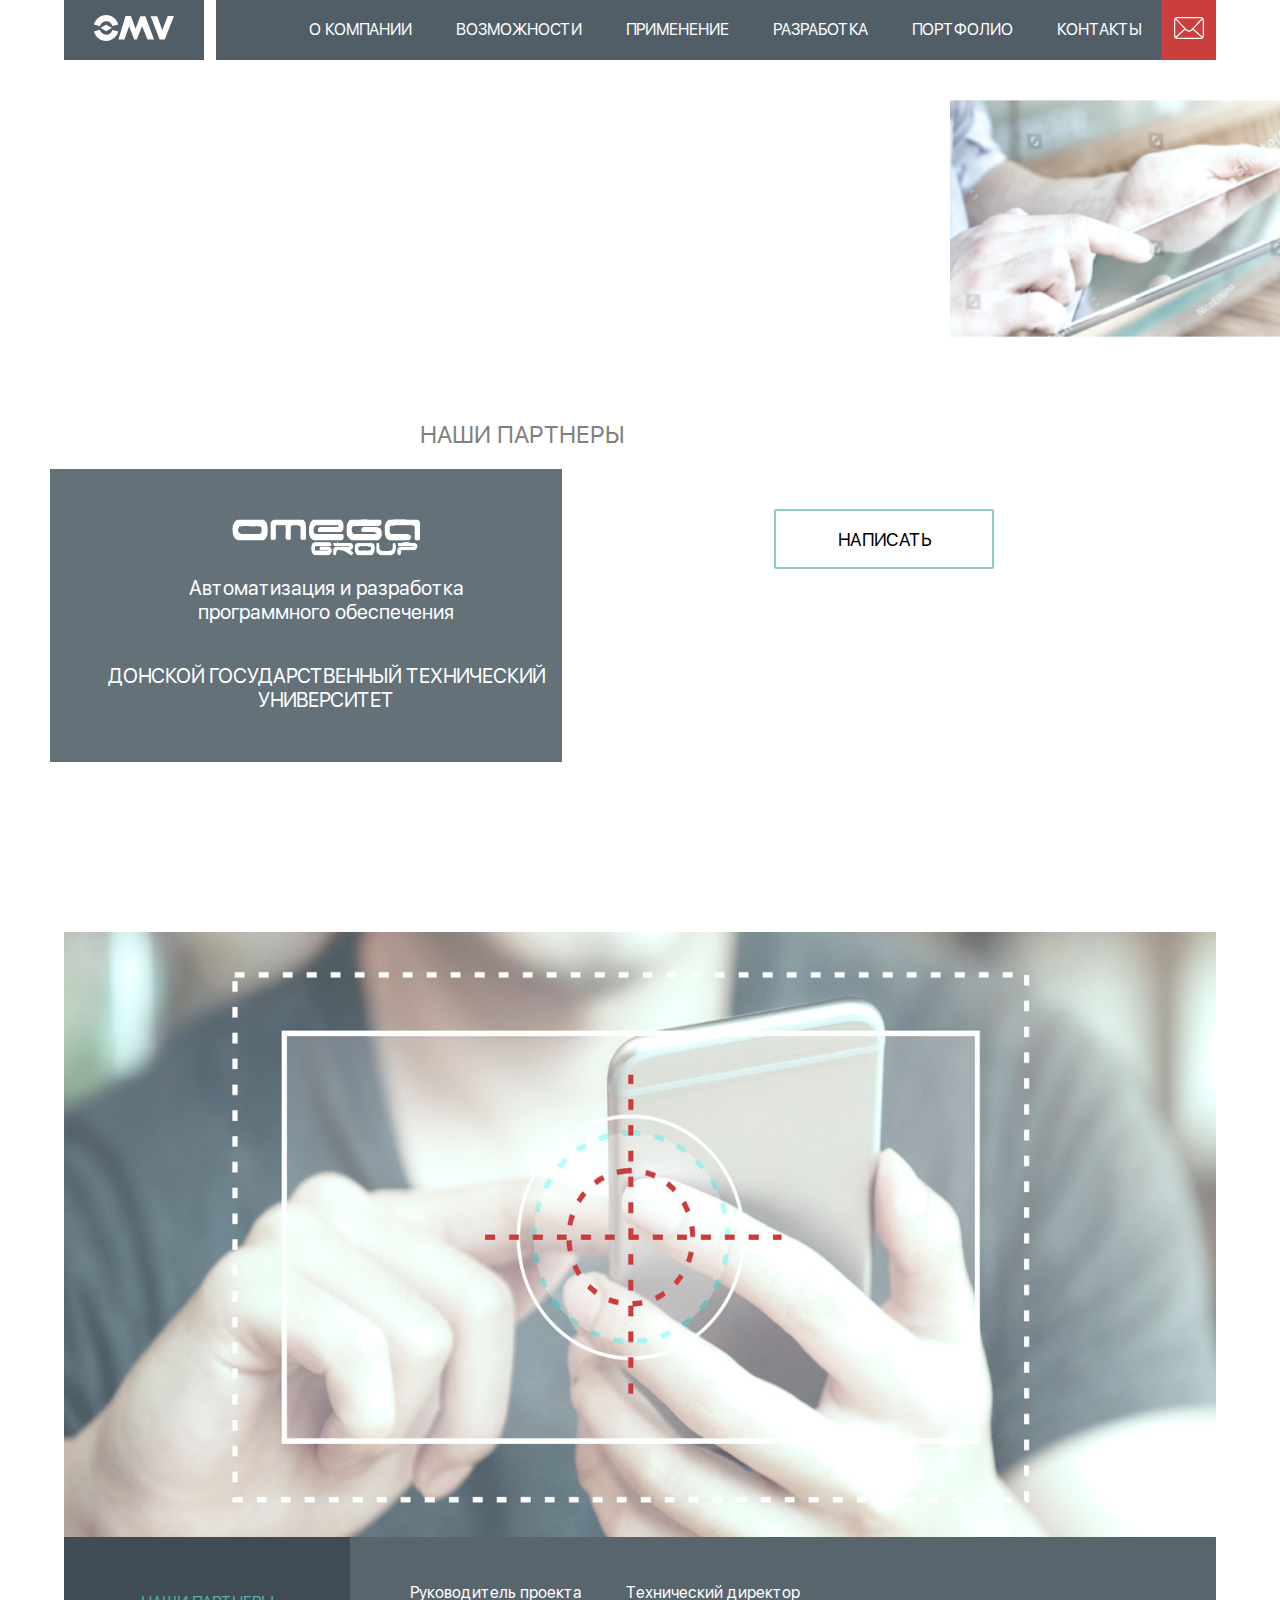
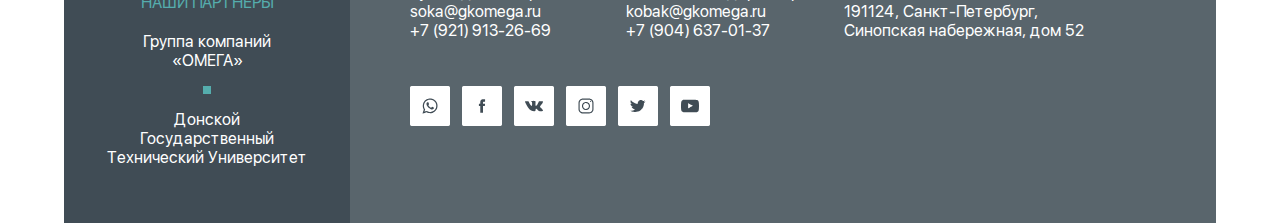
<file: about-company.html>
<!doctype html>
<html lang="ru">
<head>
    <meta charset="UTF-8">
    <meta name="viewport"
          content="width=device-width, user-scalable=no, initial-scale=1.0, maximum-scale=1.0, minimum-scale=1.0">
    <meta http-equiv="X-UA-Compatible" content="ie=edge">
    <title>О компании</title>
    <link rel="stylesheet" href="./assets/css/main.css">
</head>
<body onscroll="aboutEmpty()">
<header class="header-mobile">
    <div class="logo-part">
        <a class="menu-btn">
            <span></span>
        </a>
        <a class="logo-wrapper" href="./index.html">
            <img class="logo-part__logo" src="./assets/images/logo.svg" alt="">
        </a>
        <div class="modal-menu">
            <ul class="main-list">
                <li><a  href="./about-company.html">О КОМПАНИИ</a></li>
                <li class="first-sub-list-opener"><a>ВОЗМОЖНОСТИ</a></li>
                <ul class="sub-list sub-list1">
                    <li><a href="possibilities.html">Технологии</a></li>
                    <li><a href="possibilities.html">Преимущества</a></li>
                </ul>
                <li class="second-sub-list-opener"><a>ПРИМЕНЕНИЕ</a></li>
                <ul class="sub-list sub-list2">
                    <li><a href="./usage-prom-and-building.html">Промышленность и строительство</a></li>
                    <li><a href="./usage-safety.html">Общественная безопасность и аналитика</a></li>
                    <li><a href="./usage-educational-houses.html">Учебные заведения</a></li>
                    <li><a href="./usage-events.html">Мероприятия</a></li>
                    <li><a href="./usage-hotels.html">Гостиничный бизнес</a></li>
                    <li><a href="./usage-smart-house.html">Умный дом</a></li>
                    <li><a href="./usage-buisness.html">Бизнес и персонал</a></li>
                    <li><a href="./usage-smart-city.html">Умный город</a></li>
                    <li><a href="./usage-retail.html">Ритейл</a></li>
                </ul>
                <li><a href="development.html">РАЗРАБОТКА</a></li>
                <li><a href="portfolio.html">ПОРТФОЛИО</a></li>
                <li><a href="#contacts">КОНТАКТЫ</a></li>
            </ul>
        </div>
    </div>
    <div class="mail-part">
        <a href="#" class="js-open-modal" data-modal="1"><img src="./assets/images/envelope.svg" alt=""></a>>
    </div>
</header>

<header class="header-desktop">
    <div class="logo-part">
        <a href="index.html"><img src="./assets/images/logo.svg" alt=""></a>
    </div>
    <div class="empty-place">

    </div>

    <div class="links-part">
        <div class="mail-part">
            <a href="#" class="js-open-modal" data-modal="1">      <img src="./assets/images/envelope.svg" alt=""></a>
        </div>
        <ul>
            <li><a class="active-link" href="./about-company.html">О КОМПАНИИ</a></li>
            <li class="link2"><a class="active-link " href="./possibilities.html">ВОЗМОЖНОСТИ</a>
                <div class="sub-link sub-link1">
                    <a href="./possibilities.html">Технологии</a>
                    <a href="./possibilities.html">Разработки</a>
                </div>
            </li>
            <li class="link3"><a class="active-link" style="cursor: default" href="#">ПРИМЕНЕНИЕ</a>
                <div class="sub-link sub-link2">
                    <a href="./usage-buisness.html">Промышленность и строительство</a>
                    <a href="./usage-safety.html">Общественная безопасность <br> и аналитика</a>
                    <a href="./usage-educational-houses.html">Учебные заведения</a>
                    <a href="./usage-events.html">Мероприятия</a>
                    <a href="./usage-hotels.html">Гостиницы, отели, хостелы</a>
                    <a href="./usage-smart-house.html">Умный дом</a>
                    <a href="./usage-smart-house.html">Умный дом</a>
                    <a href="./usage-buisness.html">Бизнес и персонал</a>
                    <a href="./usage-smart-city.html">Умный город</a>
                    <a href="./usage-retail.html">Ритейл</a>
                </div>
            </li>
            <li class="link4"><a class="active-link" href="./development.html">РАЗРАБОТКА</a>
                <div class="sub-link sub-link3">
                    <a href="./development.html">Собственные разработки</a>
                    <a href="./development.html">R&D</a>
                </div>
            </li>
            <li class="link5"><a class="active-link" href="./portfolio.html">ПОРТФОЛИО</a>
                <div class="sub-link sub-link4">
                    <a href="./portfolio.html">Видеоролики</a>
                    <a href="./portfolio.html">Наши заказчики</a>
                    <a href="./portfolio.html">Дополнительные <br> материалы</a>
                </div>
            </li>
            <li><a class="active-link"  href="#contacts">КОНТАКТЫ</a></li>
        </ul>
    </div>
</header>


<div class="section-about-company">
    <div class="container">
        <div class="head-container">
            <img class="head-container__dotts m-head-container__dotts mobile-only " src="./assets/images/dotts.svg" alt="">
            <img class="head-container__dotts d-head-container__dotts " src="./assets/images/Точки.svg" alt="">
            <h2 style="margin:0 auto;" class="mobile-only">О КОМПАНИИ</h2>
            <img class="head-container__dotts m-head-container__dotts mobile-only" src="./assets/images/dotts.svg" alt="">
            <img class="head-container__dotts d-head-container__dotts " src="./assets/images/Точки.svg" alt="">
        </div>
        <div class="company-desc">
            <p class="mobile-only">
            Начиная с 2014 года, компания OMV успешно продвигает себя на рынке разработок аппаратных комплексов
            , видеораспознавания и компьютерного зрения, работающих на основе нейронных сетей и искуственного интеллекта.
            Мы, успешно реализовали проекты, более чем, для 15 компаний и не останавливаемся на достигнутом

            </p>

    </div>
</div>
</div>



<div class="section-company-partners">
        <div class="head-container">
            <img class="head-container__dotts m-head-container__dotts mobile-only " src="./assets/images/dotts.svg" alt="">
            <img class="head-container__dotts d-head-container__dotts" src="./assets/images/Точки.svg" alt="">
            <h2 class="mobile-only">НАШИ ПАРТНЕРЫ</h2>
            <img class="head-container__dotts m-head-container__dotts mobile-only" src="./assets/images/dotts.svg" alt="">
            <img class="head-container__dotts d-head-container__dotts " src="./assets/images/Точки.svg" alt="">
        </div>
    <h2 class="partnersAbout" style=" display: none;position: relative; top: 280px; left: 420px; color:grey; font-weight: normal;">НАШИ ПАРТНЕРЫ</h2>
    <div class="aboutflex" style="display: block; justify-content: space-between;">

        <div class="short-desc">
            <img src="./assets/images/omega-group-logo.png" alt="">
            <p class="first-paragraph">Автоматизация и разработка <br> программного обеспечения</p>
            <p>ДОНСКОЙ ГОСУДАРСТВЕННЫЙ <br class="mobile-only"> ТЕХНИЧЕСКИЙ УНИВЕРСИТЕТ</p>
        </div>
    <a style="text-decoration: none;" href="#" class="js-open-modal" data-modal="1"><div class="btn-learn-more write-us" style="color: black;">НАПИСАТЬ</div></a>
    </div>
    <img class="man-with-a-tablet" src="./assets/images/man-with-a-tablet.jpg" alt="">

</div>

    <div class="modal" data-modal="1">
        <div class="modalContent">
            <!--   Svg иконка для закрытия окна  -->
            <img src="./assets/images/cancel.svg" class="modal__cross js-modal-close">
            <p class="modal__name">Ваше имя<span>*</span></p>
            <input style="width: 85%;" type="text">
            <p class="modal__ink">Название организации</p>
            <input style="width: 85%" type="text">
            <p class="modal__ink">Ваша почта<span>*</span></p>
            <input style="width: 85%" type="tex">
            <p class="modal__tel">Контактный номер телефона</p>
            <input style="width: 85%" type="tel" name="tel"
                   pattern="2[0-9]{3}-[0-9]{3}">
            <p class="text">Ваш вопрос<span>*</span></p>
            <input style="padding-bottom: 35px; width: 85%;" type="text">
            <p style="color:grey; opacity: 0.9;"><input type="checkbox" name="option1" value="a1" checked>- согласен на обработку моих персональных данных</p>
        </div>
        <button style="margin-top:15px;" class="sendButton">ОТПРАВИТЬ</button>
    </div>
<div class="overlay js-overlay-modal"></div>

<div class="section-contacts" id="contacts">
    <div class="head-container">
        <img class="head-container__dotts m-head-container__dotts mobile-only" src="./assets/images/dotts.svg" alt="">
        <img class="head-container__dotts d-head-container__dotts " src="./assets/images/Точки.svg" alt="">
        <h2 class="mobile-only">КОНТАКТЫ</h2>
        <img class="head-container__dotts m-head-container__dotts mobile-only" src="./assets/images/dotts.svg" alt="">
        <img class="head-container__dotts d-head-container__dotts " src="./assets/images/Точки.svg" alt="">
    </div>
    <div class="basement">
        <div class="image-part">
            <img src="./assets/images/footer-image.jpg" alt="">
        </div>
        <div class="footer-part">
            <div class="left-part">
                <div class="contact">
                    <p>Руководитель проекта
                        <br>
                        <a href="">soka@gkomega.ru</a>
                        <br>
                        <a href="">+7 (921) 913-26-69</a>
                    </p>
                </div>
                <div class="contact">
                    <p>Технический директор
                        <br>
                        <a href="">kobak@gkomega.ru</a>
                        <br>
                        <a href="">+7 (904) 637-01-37</a>
                    </p>
                </div>
                <div class="contact">
                    <p>191124, Санкт-Петербург, <br> Синопская набережная, дом 52</p>
                </div>
                <div class="social-networks-links">
                    <a href=""><img src="./assets/images/whatsapp.svg" alt=""></a>
                    <a href=""><img src="./assets/images/facebook.svg" alt=""></a>
                    <a href=""><img src="./assets/images/vk.svg" alt=""></a>
                    <a href=""><img src="./assets/images/instagram.svg" alt=""></a>
                    <a href=""><img src="./assets/images/twitter.svg" alt=""></a>
                    <a href=""><img src="./assets/images/youtube.svg" alt=""></a>
                </div>
            </div>
            <div class="right-part">
                <p class="green-sign">НАШИ ПАРТНЕРЫ</p>
                <p>Группа компаний <br> «ОМЕГА» </p>
                <div class="green-square"></div>
                <p>Донской <br> Государственный <br> Технический Университет</p>
            </div>
        </div>
    </div>
</div>


<script>
    function aboutEmpty() {
        if (document.documentElement.scrollTop > document.getElementsByClassName('section-about-company')[0].offsetTop) {
            document.getElementsByClassName('empty-place')[0].innerHTML = '<p>О КОМПАНИИ</p>';
        }
        if (document.documentElement.scrollTop > document.getElementsByClassName('section-contacts')[0].offsetTop - 110) {
            document.getElementsByClassName('empty-place')[0].innerHTML = '<p>КОНТАКТЫ</p>';
        }
    }
</script>
<script
        src="https://code.jquery.com/jquery-3.4.1.min.js"
        integrity="sha256-CSXorXvZcTkaix6Yvo6HppcZGetbYMGWSFlBw8HfCJo="
        crossorigin="anonymous"></script>
    <script src="./assets/scripts/modal.js"></script>
<script src="./assets/scripts/script.js"></script>

</body>
</html>
</file>
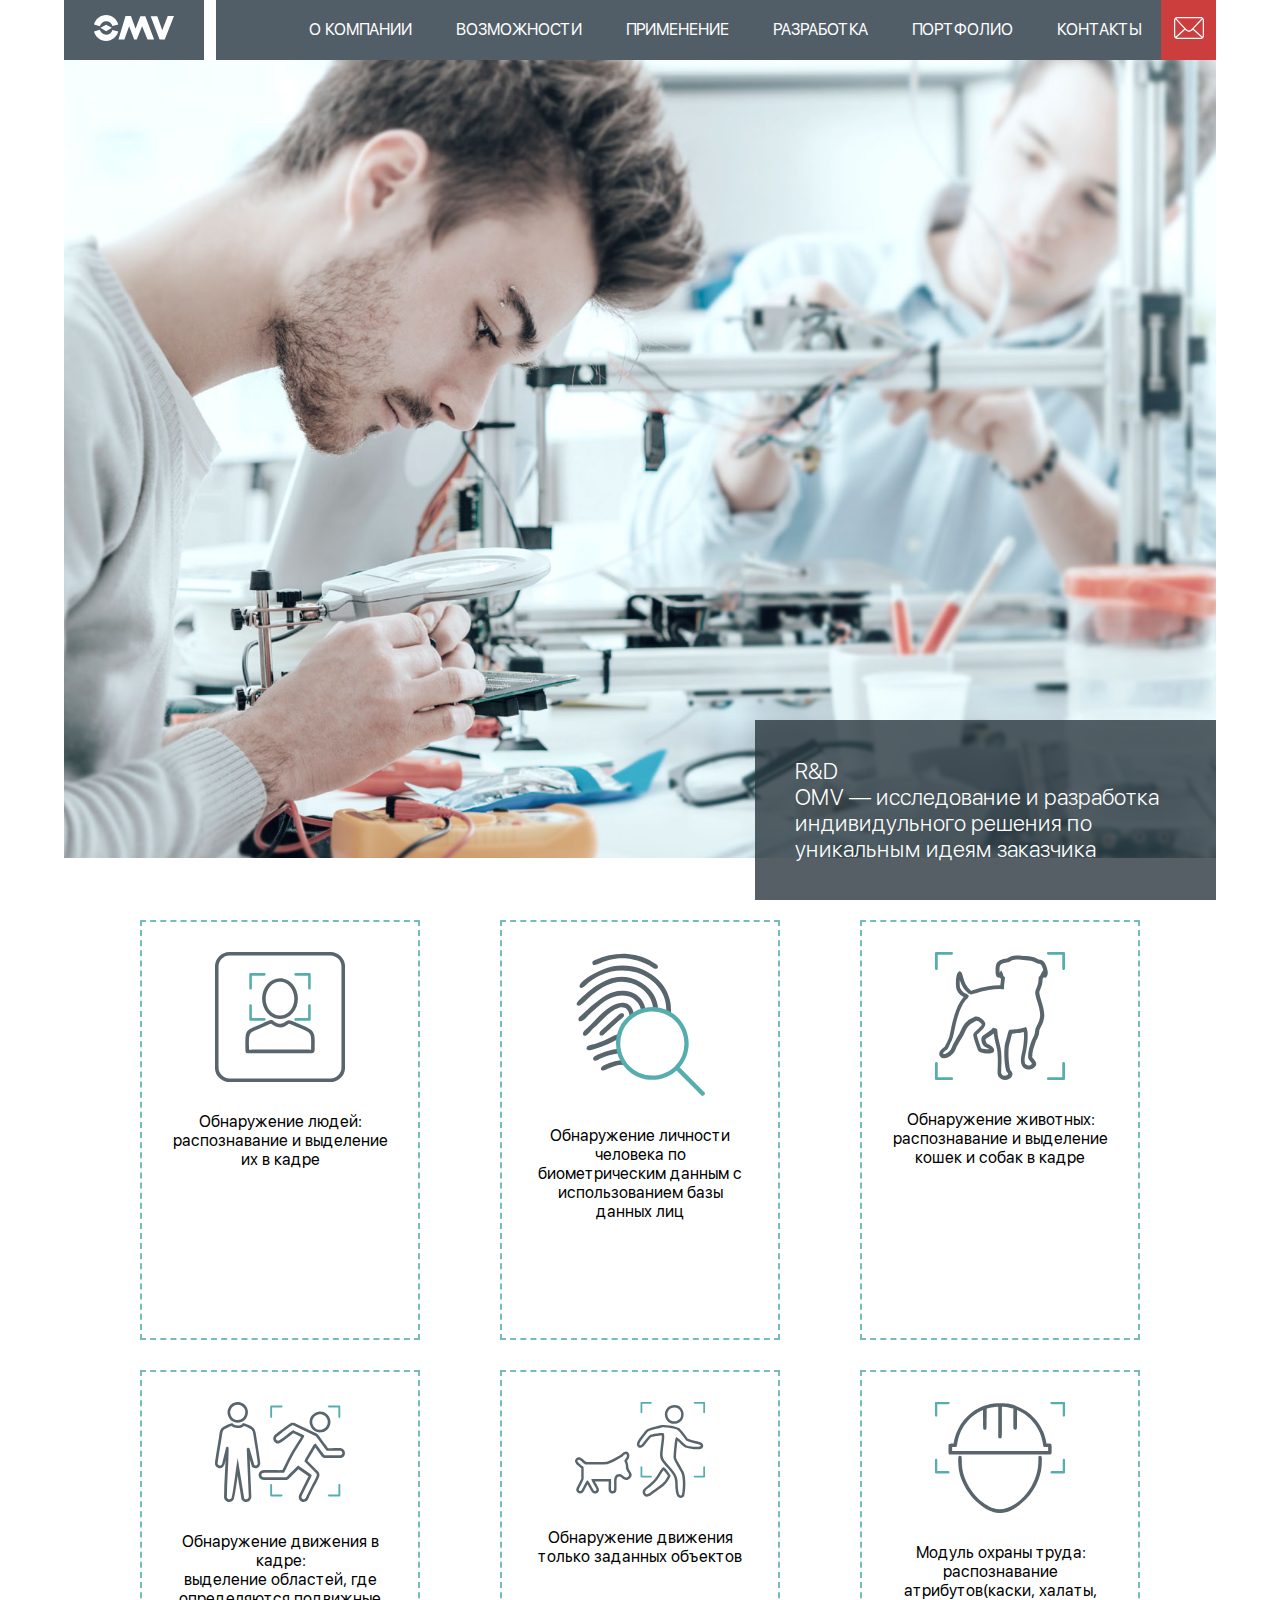
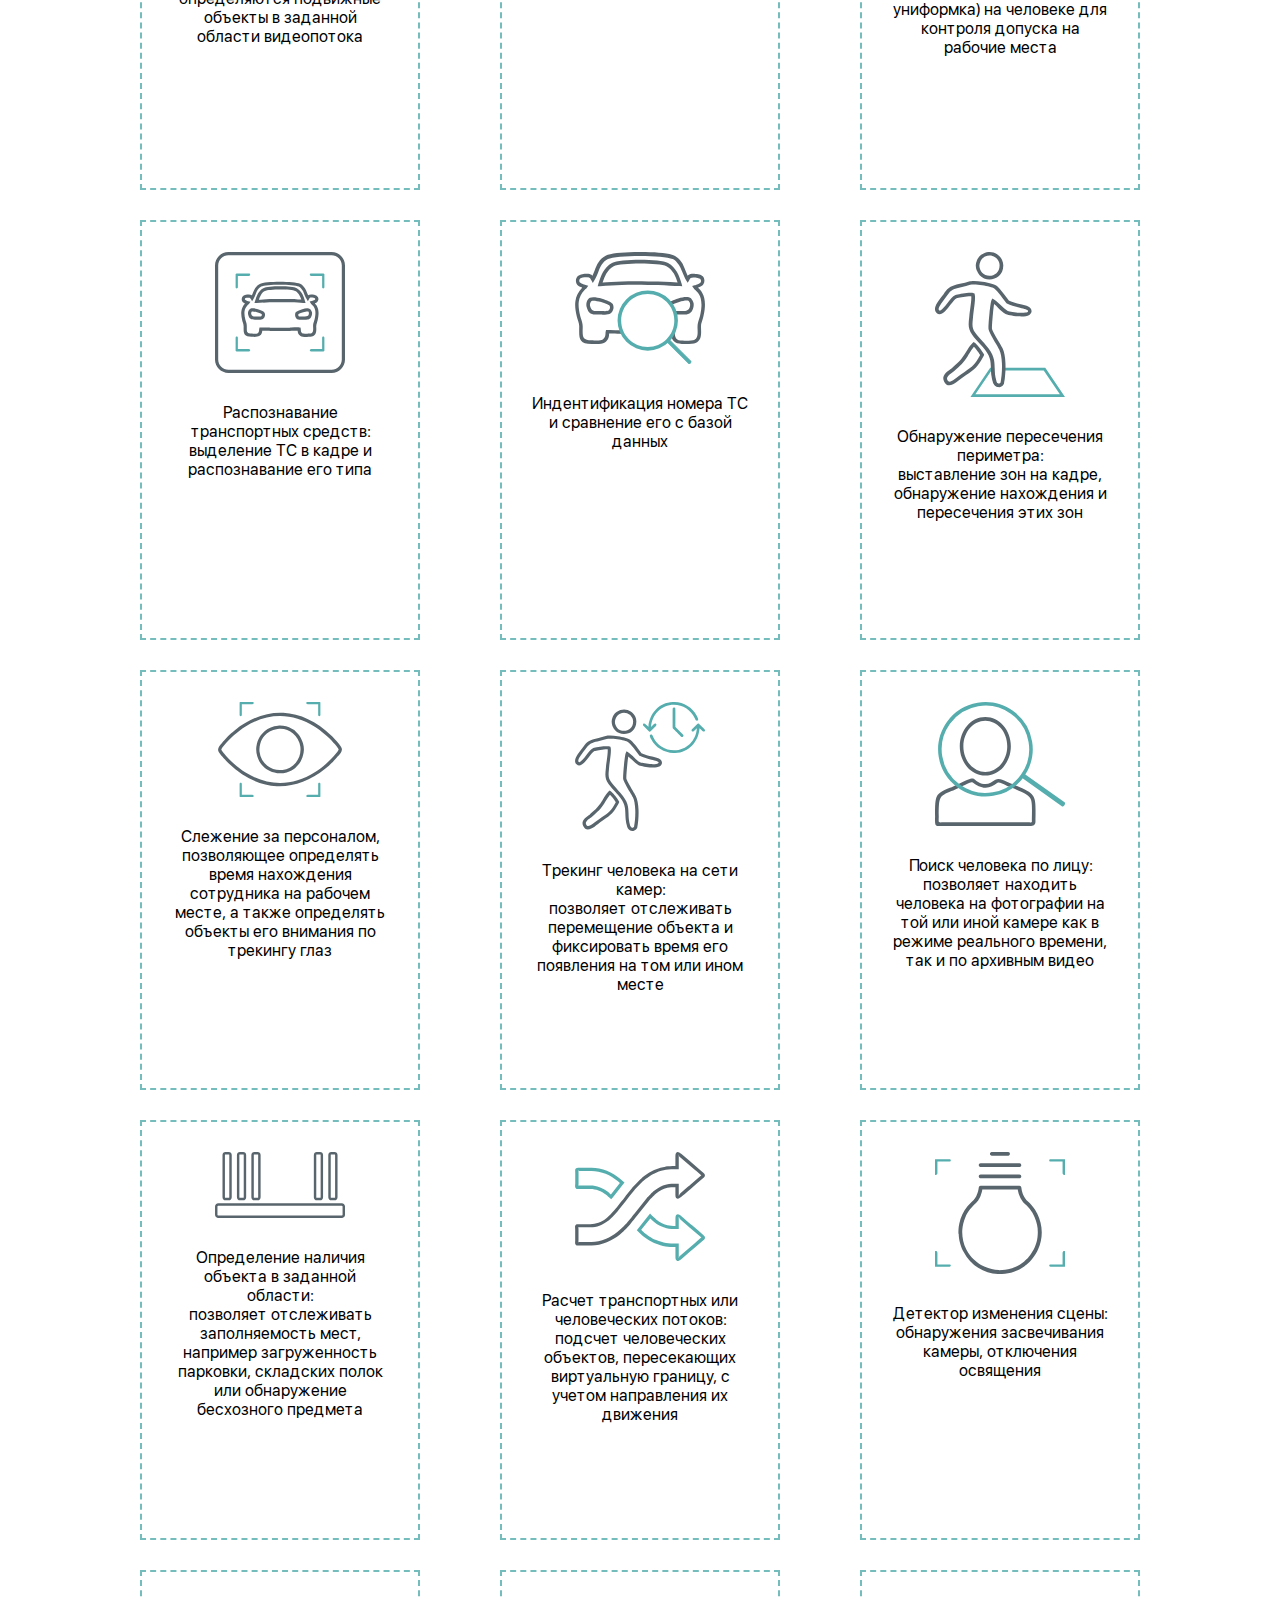
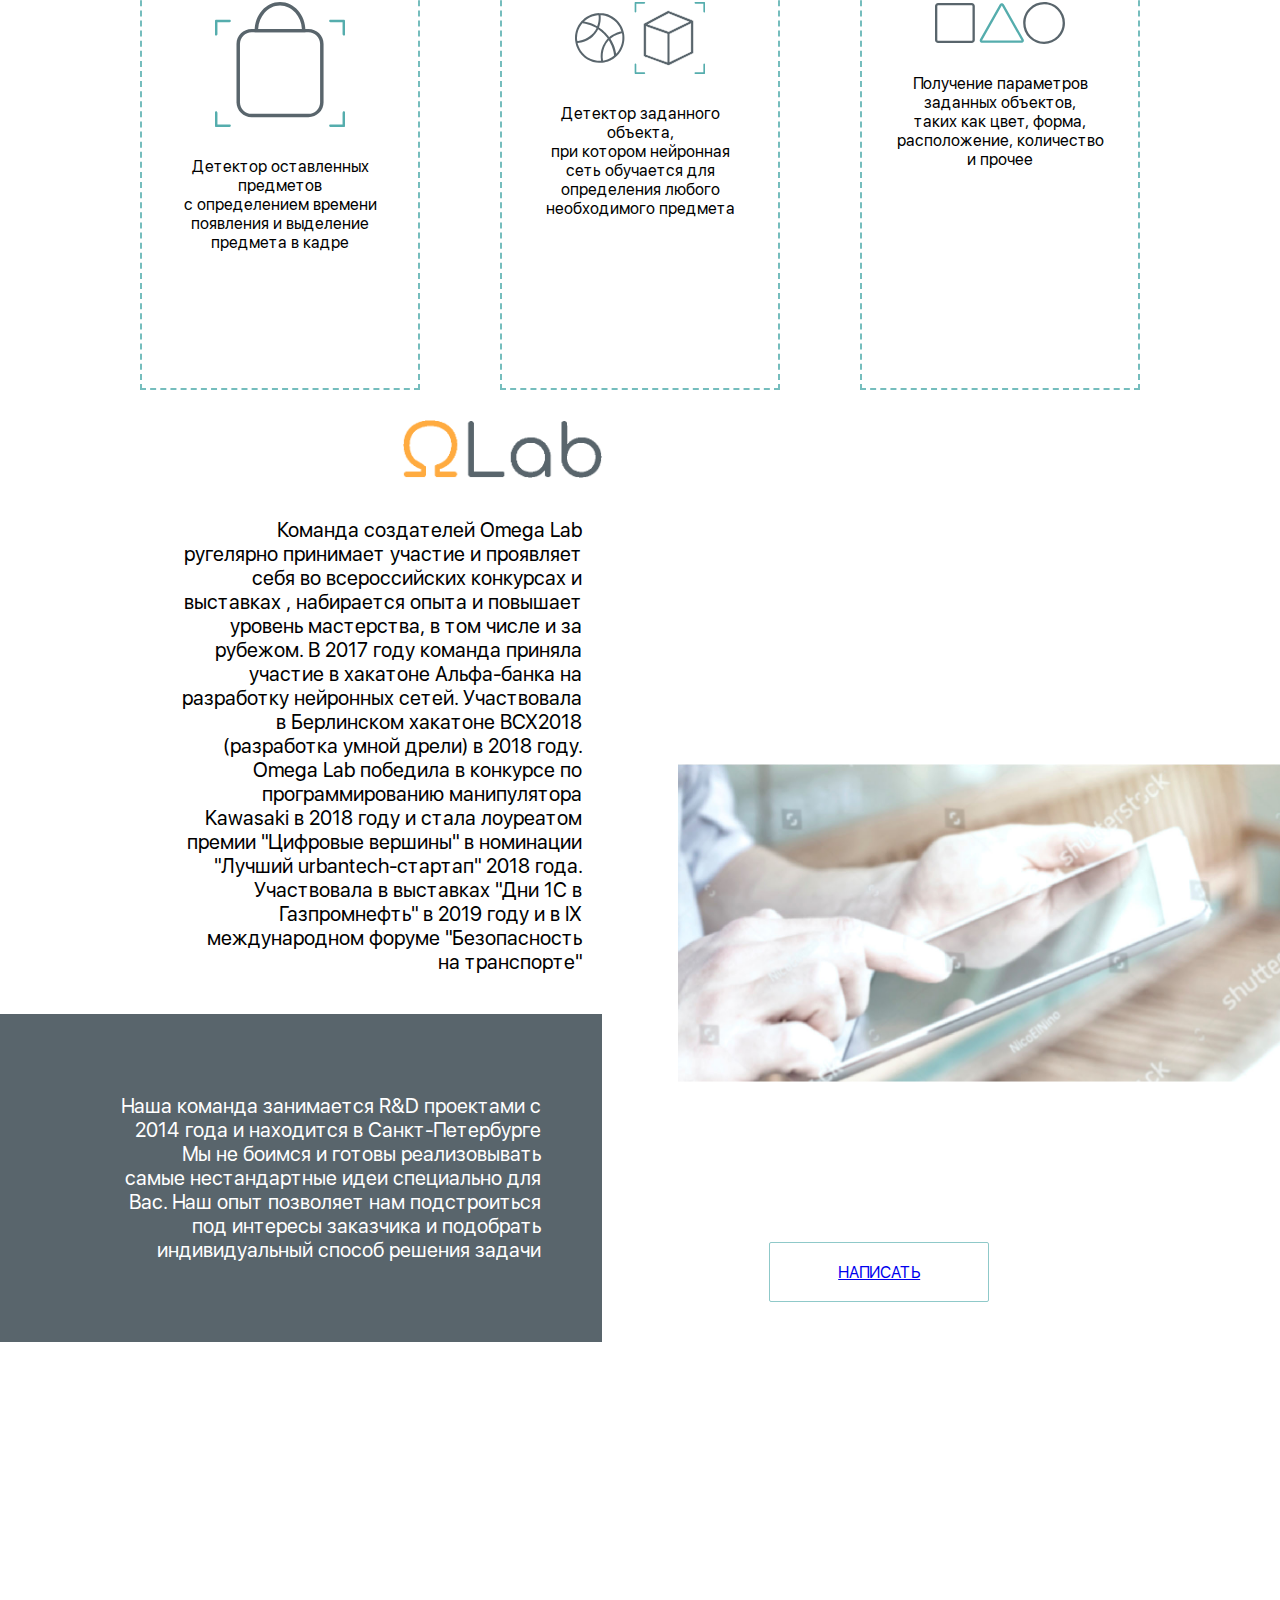
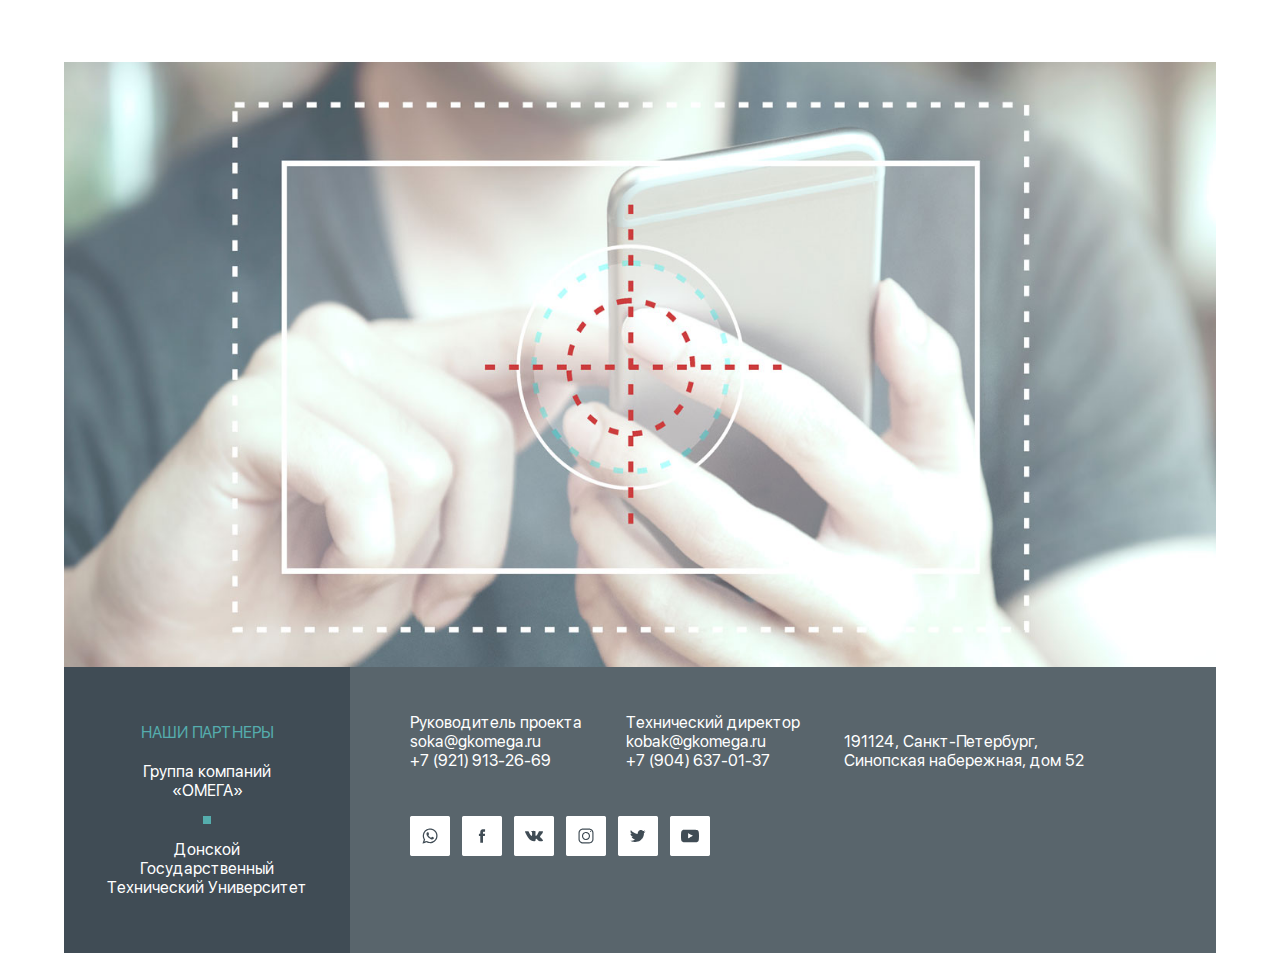
<file: development.html>
<!doctype html>
<html lang="ru">
<head>
    <meta charset="UTF-8">
    <meta name="viewport"
          content="width=device-width, user-scalable=no, initial-scale=1.0, maximum-scale=1.0, minimum-scale=1.0">
    <meta http-equiv="X-UA-Compatible" content="ie=edge">
    <title>Разработки</title>
    <link rel="stylesheet" href="./assets/css/main.css">
</head>
<body onscroll="devEmpty()">
<header class="header-mobile">
    <div class="logo-part">
        <a class="menu-btn">
            <span></span>
        </a>
        <a class="logo-wrapper" href="./index.html">
            <img class="logo-part__logo" src="./assets/images/logo.svg" alt="">
        </a >
        <div class="modal-menu">
            <ul class="main-list">
                <li><a href="./about-company.html">О КОМПАНИИ</a></li>
                <li class="first-sub-list-opener"><a>ВОЗМОЖНОСТИ</a></li>
                <ul class="sub-list sub-list1">
                    <li><a href="possibilities.html">Технологии</a></li>
                    <li><a href="possibilities.html">Преимущества</a></li>
                </ul>
                <li class="second-sub-list-opener"><a>ПРИМЕНЕНИЕ</a></li>
                <ul class="sub-list sub-list2">
                    <li><a href="./usage-prom-and-building.html">Промышленность и строительство</a></li>
                    <li><a href="./usage-safety.html">Общественная безопасность и аналитика</a></li>
                    <li><a href="./usage-educational-houses.html">Учебные заведения</a></li>
                    <li><a href="./usage-events.html">Мероприятия</a></li>
                    <li><a href="./usage-hotels.html">Гостиничный бизнес</a></li>
                    <li><a href="./usage-smart-house.html">Умный дом</a></li>
                    <li><a href="./usage-buisness.html">Бизнес и персонал</a></li>
                    <li><a href="./usage-smart-city.html">Умный город</a></li>
                    <li><a href="./usage-retail.html">Ритейл</a></li>
                </ul>
                <li><a href="development.html">РАЗРАБОТКА</a></li>
                <li><a href="portfolio.html">ПОРТФОЛИО</a></li>
                <li><a href="#contacts">КОНТАКТЫ</a></li>
            </ul>
        </div>
    </div>
    <div class="mail-part">
        <a href="#" class="js-open-modal" data-modal="1">   <img src="./assets/images/envelope.svg" alt=""></a>
    </div>
</header>

<header class="header-desktop">
    <div class="logo-part">
        <a href="index.html"><img src="./assets/images/logo.svg" alt=""></a>
    </div>
    <div class="empty-place">

    </div>

    <div class="links-part">
        <div class="mail-part">
            <a href="#" class="js-open-modal" data-modal="1">   <img src="./assets/images/envelope.svg" alt=""></a>
        </div>
        <ul>
            <li><a class="active-link" href="./about-company.html">О КОМПАНИИ</a></li>
            <li class="link2"><a class="active-link " href="./possibilities.html">ВОЗМОЖНОСТИ</a>
                <div class="sub-link sub-link1">
                    <a href="./possibilities.html">Технологии</a>
                    <a href="./possibilities.html">Разработки</a>
                </div>
            </li>
            <li class="link3"><a class="active-link" style="cursor: default" href="#">ПРИМЕНЕНИЕ</a>
                <div class="sub-link sub-link2">
                    <a href="./usage-prom-and-building.html">Промышленность и строительство</a>
                    <a href="./usage-safety.html">Общественная безопасность <br> и аналитика</a>
                    <a href="./usage-educational-houses.html">Учебные заведения</a>
                    <a href="./usage-events.html">Мероприятия</a>
                    <a href="./usage-hotels.html">Гостиницы, отели, хостелы</a>
                    <a href="./usage-smart-house.html">Умный дом</a>
                    <a href="./usage-buisness.html">Бизнес и персонал</a>
                    <a href="./usage-smart-city.html">Умный город</a>
                    <a href="./usage-retail.html">Ритейл</a>
                </div>
            </li>
            <li class="link4"><a class="active-link" href="./development.html">РАЗРАБОТКА</a>
                <div class="sub-link sub-link3">
                    <a href="./development.html">Собственные разработки</a>
                    <a href="./development.html">R&D</a>
                </div>
            </li>
            <li class="link5"><a class="active-link" href="./portfolio.html">ПОРТФОЛИО</a>
                <div class="sub-link sub-link4">
                    <a href="./portfolio.html">Видеоролики</a>
                    <a href="./portfolio.html">Наши заказчики</a>
                    <a href="./portfolio.html">Дополнительные <br> материалы</a>
                </div>
            </li>
            <li><a class="active-link"  href="#contacts">КОНТАКТЫ</a></li>
        </ul>
    </div>
</header>


<div class="section-main-possibilities">
    <img class="cars" src="./assets/images/dev.jpg" alt="">
    <div class="short-desc">
        <div class="paragraph">
            <p>R&D<br> OMV — исследование и разработка индивидульного решения по уникальным идеям заказчика</p>
        </div>
    </div>
</div>

<div class="modal" data-modal="1">
    <div class="modalContent">
        <!--   Svg иконка для закрытия окна  -->
        <img src="./assets/images/cancel.svg" class="modal__cross js-modal-close">
        <p class="modal__name">Ваше имя<span>*</span></p>
        <input style="width: 85%;" type="text">
        <p class="modal__ink">Название организации</p>
        <input style="width: 85%" type="text">
        <p class="modal__ink">Ваша почта<span>*</span></p>
        <input style="width: 85%" type="tex">
        <p class="modal__tel">Контактный номер телефона</p>
        <input style="width: 85%" type="tel" name="tel"
               pattern="2[0-9]{3}-[0-9]{3}">
        <p class="text">Ваш вопрос<span>*</span></p>
        <input style="padding-bottom: 35px; width: 85%;" type="text">
        <p style="color:grey; opacity: 0.9;"><input type="checkbox" name="option1" value="a1" checked>- согласен на обработку моих персональных данных</p>
    </div>
    <button style="margin-top:15px;" class="sendButton">ОТПРАВИТЬ</button>
</div>
<div class="overlay js-overlay-modal"></div>
<div style="margin-top: 20px;" class="section-functioanl">
    <h1 class="mobile-only">ФУНКЦИОНАЛ</h1>
    <div class="func-container">
        <div class="func">
            <img src="./assets/images/1d.svg" alt="">
            <p>Обнаружение людей: <br> распознавание и выделение их в кадре</p>
        </div>
        <div class="func">
            <img src="./assets/images/2d.svg" alt="">
            <p>Обнаружение личности <br> человека по биометрическим данным с использованием базы данных лиц</p>
        </div>
        <div class="func">
            <img src="./assets/images/3d.svg" alt="">
            <p>Обнаружение животных: <br> распознавание и выделение кошек и собак в кадре  </p>
        </div>
        <div class="func">
            <img src="./assets/images/4d.svg" alt="">
            <p>Обнаружение движения в кадре: <br> выделение областей, где определяются подвижные объекты в заданной области видеопотока</p>
        </div>
        <div class="func">
            <img src="./assets/images/5d.svg" alt="">
            <p>Обнаружение движения <br>только заданных объектов</p>
        </div>
        <div class="func">
            <img src="./assets/images/6d.svg" alt="">
            <p>Модуль охраны труда: <br> распознавание атрибутов(каски, халаты, униформка) на человеке для контроля допуска на рабочие места</p>
        </div>
        <div class="func">
            <img src="./assets/images/7d.svg" alt="">
            <p>Распознавание транспортных средств: <br> выделение ТС в кадре и распознавание его типа</p>
        </div>
        <div class="func">
            <img src="./assets/images/8d.svg" alt="">
            <p>Индентификация номера ТС <br> и сравнение его с базой данных</p>
        </div>
        <div class="func">
            <img src="./assets/images/9d.svg" alt="">
            <p>Обнаружение пересечения периметра: <br> выставление зон на кадре, обнаружение нахождения и пересечения этих зон</p>
        </div>
        <div class="func">
            <img src="./assets/images/10d.svg" alt="">
            <p>Слежение за персоналом, <br> позволяющее определять время нахождения сотрудника на рабочем месте, а также определять объекты его внимания по трекингу глаз </p>
        </div>
        <div class="func">
            <img src="./assets/images/11d.svg" alt="">
            <p>Трекинг человека на сети камер: <br> позволяет отслеживать перемещение объекта и фиксировать время его появления на том или ином месте</p>
        </div>
        <div class="func">
            <img src="./assets/images/12d.svg" alt="">
            <p>Поиск человека по лицу: <br> позволяет находить человека на фотографии на той или иной камере как в режиме реального времени, так и по архивным видео</p>
        </div>
        <div class="func">
            <img src="./assets/images/13d.svg" alt="">
            <p>Определение  наличия объекта в заданной области: <br> позволяет отслеживать заполняемость мест, например загруженность парковки, складских полок или обнаружение бесхозного предмета</p>
        </div>
        <div class="func">
            <img src="./assets/images/14d.svg" alt="">
            <p>Расчет транспортных или человеческих потоков: <br> подсчет человеческих объектов, пересекающих виртуальную границу, с учетом направления их движения</p>
        </div>
        <div class="func">
            <img src="./assets/images/15d.svg" alt="">
            <p>Детектор изменения сцены: <br> обнаружения засвечивания камеры, отключения освящения</p>
        </div>
        <div class="func">
            <img src="./assets/images/16d.svg" alt="">
            <p>Детектор оставленных предметов<br>с определением времени появления и выделение предмета в кадре</p>
        </div>
        <div class="func">
            <img src="./assets/images/17d.svg" alt="">
            <p>Детектор заданного объекта, <br>при котором нейронная сеть обучается для определения любого необходимого предмета</p>
        </div>
        <div class="func">
            <img src="./assets/images/18d.svg" alt="">
            <p>Получение параметров заданных объектов, <br> таких как цвет, форма, расположение, количество и прочее</p>
        </div>
    </div>

    <h1 class="r-and-d mobile-only">R&D</h1>
    <div class="r-d-desc mobile-only">
        <p>Наша команда занимается R&D проектами с 2014 года и находится в Санкт-Петербурге Мы не боимся и готовы реализовывать
            самые нестандартные идеи специально для Вас. Наш опыт позволяет нам подстроиться под интересы заказчика и подобрать индивидуальный способ решения задачи</p>
    </div>

    <img class="omega-lab mobile-only" src="./assets/images/omaga-lab-logo.png" alt="">
    <img src="./assets/images/man-with-a-tablet.jpg" class="mobile-only" alt="">
    <div class="btn-learn-more write-us mobile-only"><a href="#" class="js-open-modal" data-modal="1">НАПИСАТЬ НАМ</a></div>
    <div class="long-desc mobile-only">
        <p>Команда создателей Omega Lab ругелярно принимает участие и проявляет себя во всероссийских конкурсах и выставках
        , набирается опыта и повышает уровень мастерства, в том числе и за рубежом. В 2017 году команда приняла участие
        в хакатоне Альфа-банка на разработку нейронных сетей. Участвовала в Берлинском хакатоне BCX2018 (разработка
        умной дрели) в 2018 году. Omega Lab победила в конкурсе по программированию манипулятора Kawasaki в 2018 году
        и стала лоуреатом премии "Цифровые вершины" в номинации "Лучший urbantech-стартап" 2018 года. Участвовала
        в выставках "Дни 1С в Газпромнефть" в 2019 году и в IX международном форуме "Безопасность на транспорте"</p>
    </div>



    <div class="r-n-d-container" style="display: none";>
        <div class="left-part">
            <img class="omega-lab" src="./assets/images/omaga-lab-logo.png" alt="">
            <div class="white-screen">
                <p>Команда создателей Omega Lab ругелярно принимает участие и проявляет себя во всероссийских конкурсах и выставках
                    , набирается опыта и повышает уровень мастерства, в том числе и за рубежом. В 2017 году команда приняла участие
                    в хакатоне Альфа-банка на разработку нейронных сетей. Участвовала в Берлинском хакатоне BCX2018 (разработка
                    умной дрели) в 2018 году. Omega Lab победила в конкурсе по программированию манипулятора Kawasaki в 2018 году
                    и стала лоуреатом премии "Цифровые вершины" в номинации "Лучший urbantech-стартап" 2018 года. Участвовала
                    в выставках "Дни 1С в Газпромнефть" в 2019 году и в IX международном форуме "Безопасность на транспорте"</p>
            </div>
            <div class="dark-screen">
                <p>Наша команда занимается R&D проектами с 2014 года и находится в Санкт-Петербурге Мы не боимся и готовы реализовывать
                    самые нестандартные идеи специально для Вас. Наш опыт позволяет нам подстроиться под интересы заказчика и подобрать индивидуальный способ решения задачи</p>
            </div>
        </div>
        <div class="right-part">
            <img src="./assets/images/man-with-a-tablet.jpg" alt="">
            <div class=" write-us" style="color: black; position: relative; bottom: 40px; right: 100px;"><a href="#" class="js-open-modal" data-modal="1">НАПИСАТЬ</a></div>
        </div>
    </div>

</div>








<div class="section-contacts" id="contacts">
    <div class="head-container">
        <img class="head-container__dotts mobile-only" src="./assets/images/dotts.svg" alt="">
        <h2 class="mobile-only">КОНТАКТЫ</h2>
        <img class="head-container__dotts mobile-only" src="./assets/images/dotts.svg" alt="">
    </div>
    <div class="basement">
        <div class="image-part">
            <img src="./assets/images/footer-image.jpg" alt="">
        </div>
        <div class="footer-part">
            <div class="left-part">
                <div class="contact">
                    <p>Руководитель проекта
                        <br>
                        <a href="">soka@gkomega.ru</a>
                        <br>
                        <a href="">+7 (921) 913-26-69</a>
                    </p>
                </div>
                <div class="contact">
                    <p>Технический директор
                        <br>
                        <a href="">kobak@gkomega.ru</a>
                        <br>
                        <a href="">+7 (904) 637-01-37</a>
                    </p>
                </div>
                <div class="contact">
                    <p>191124, Санкт-Петербург, <br> Синопская набережная, дом 52</p>
                </div>
                <div class="social-networks-links">
                    <a href=""><img src="./assets/images/whatsapp.svg" alt=""></a>
                    <a href=""><img src="./assets/images/facebook.svg" alt=""></a>
                    <a href=""><img src="./assets/images/vk.svg" alt=""></a>
                    <a href=""><img src="./assets/images/instagram.svg" alt=""></a>
                    <a href=""><img src="./assets/images/twitter.svg" alt=""></a>
                    <a href=""><img src="./assets/images/youtube.svg" alt=""></a>
                </div>
            </div>
            <div class="right-part">
                <p class="green-sign">НАШИ ПАРТНЕРЫ</p>
                <p>Группа компаний <br> «ОМЕГА» </p>
                <div class="green-square"></div>
                <p>Донской <br> Государственный <br> Технический Университет</p>
            </div>
        </div>
    </div>
</div>


<script>
    function devEmpty() {
        if (document.documentElement.scrollTop > document.getElementsByClassName('section-functioanl')[0].offsetTop - 170) {
            document.getElementsByClassName('empty-place')[0].innerHTML = '<p>ФУНКЦИОНАЛ</p>';
        }
        if (document.documentElement.scrollTop < document.getElementsByClassName('section-functioanl')[0].offsetTop -170 ) {
            document.getElementsByClassName('empty-place')[0].innerHTML = '<p></p>';
        }
        if (document.documentElement.scrollTop > document.getElementsByClassName('r-n-d-container')[0].offsetTop - 150 ) {
            document.getElementsByClassName('empty-place')[0].innerHTML = '<p>R&D</p>';
        }
        if (document.documentElement.scrollTop > document.getElementsByClassName('section-contacts')[0].offsetTop - 110) {
            document.getElementsByClassName('empty-place')[0].innerHTML = '<p>КОНТАКТЫ</p>';
        }
    }
</script>











<script
        src="https://code.jquery.com/jquery-3.4.1.min.js"
        integrity="sha256-CSXorXvZcTkaix6Yvo6HppcZGetbYMGWSFlBw8HfCJo="
        crossorigin="anonymous"></script>
<script src="./assets/scripts/modal.js"></script>
<script src="./assets/scripts/script.js"></script>
</body>
</html>
</file>
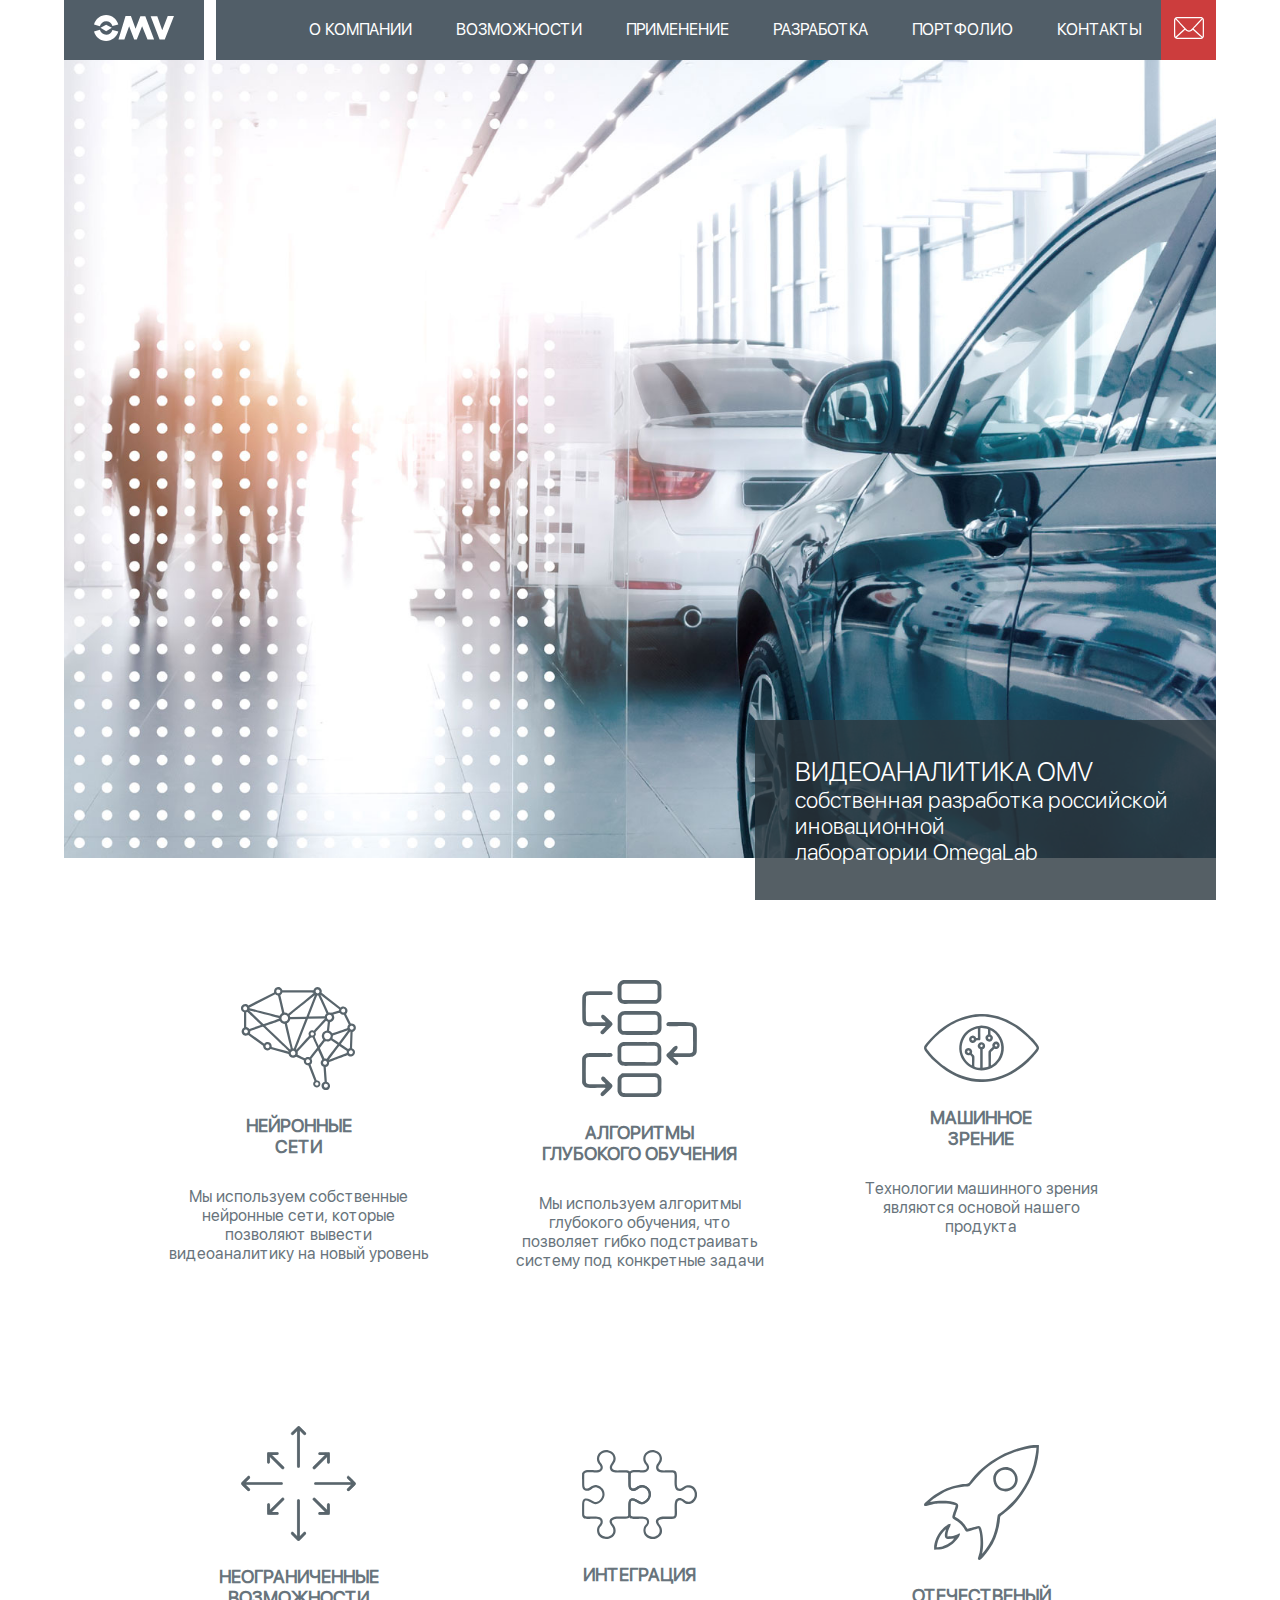
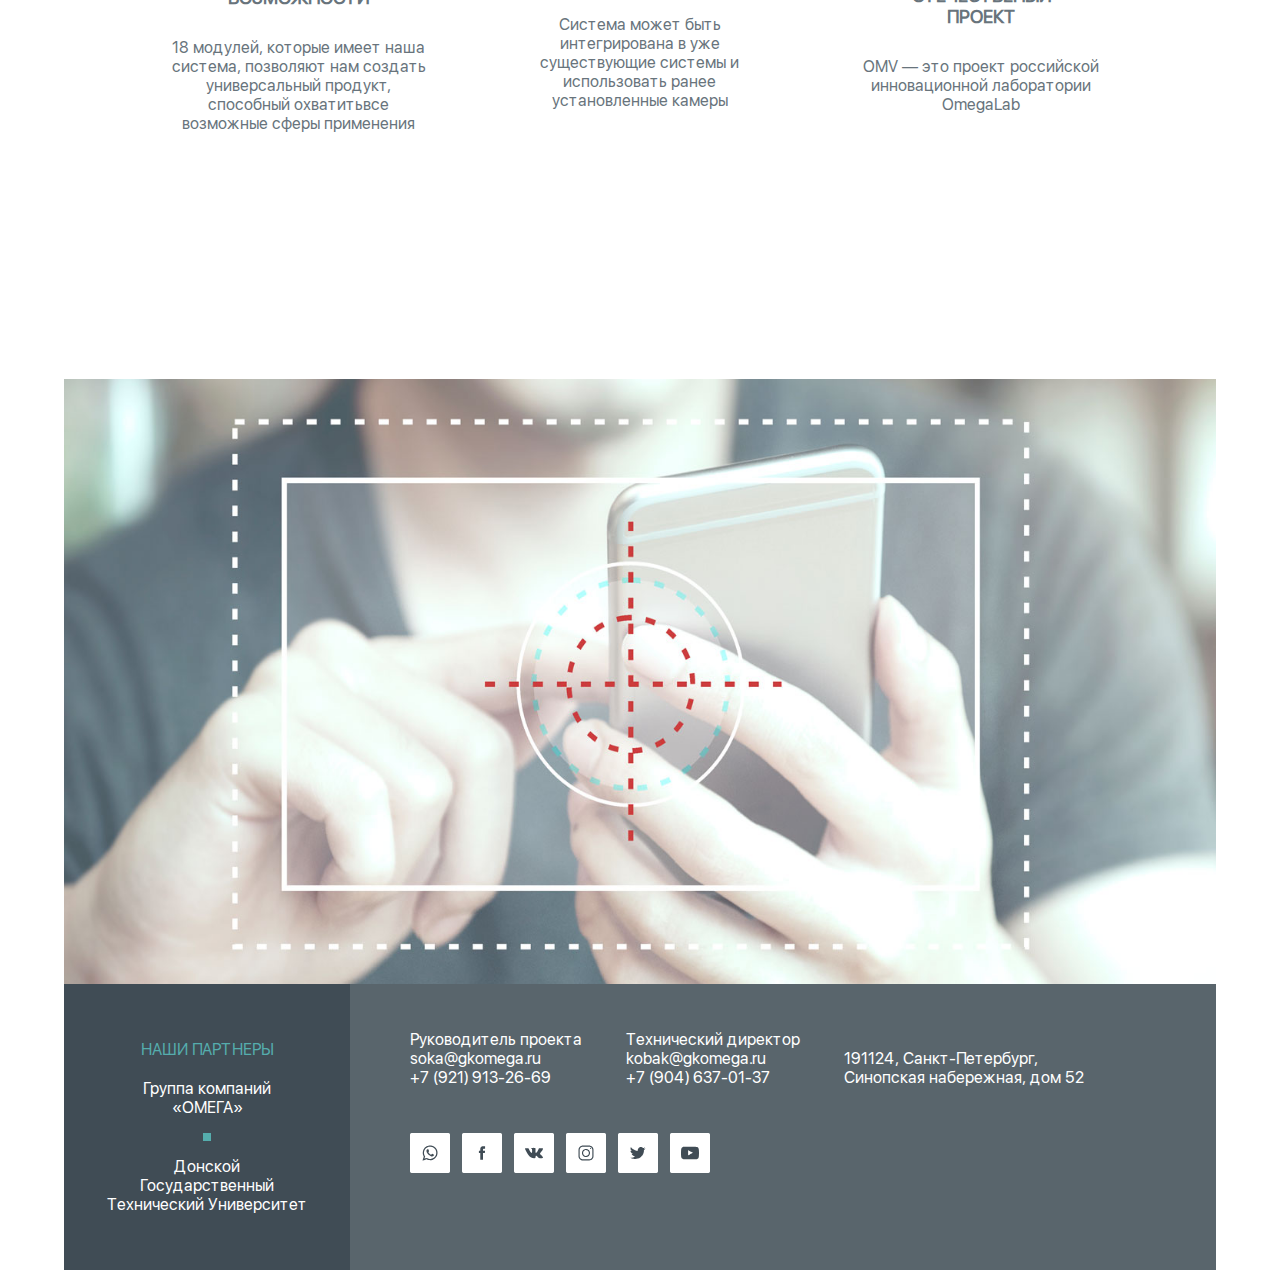
<file: possibilities.html>
<!doctype html>
<html lang="ru">
<head>
    <meta charset="UTF-8">
    <meta name="viewport"
          content="width=device-width, user-scalable=no, initial-scale=1.0, maximum-scale=1.0, minimum-scale=1.0">
    <meta http-equiv="X-UA-Compatible" content="ie=edge">
    <title>Возможности</title>
    <link rel="stylesheet" href="./assets/css/main.css">
</head>
<body onscroll="posEmpty()">
<header class="header-mobile">
    <div class="logo-part">
        <a class="menu-btn">
            <span></span>
        </a>
        <a class="logo-wrapper" href="./index.html">
            <img class="logo-part__logo" src="./assets/images/logo.svg" alt="">
        </a >
        <div class="modal-menu">
            <ul class="main-list">
                <li><a href="./about-company.html">О КОМПАНИИ</a></li>
                <li class="first-sub-list-opener"><a>ВОЗМОЖНОСТИ</a></li>
                <ul class="sub-list sub-list1">
                    <li><a href="possibilities.html">Технологии</a></li>
                    <li><a href="possibilities.html">Преимущества</a></li>
                </ul>
                <li class="second-sub-list-opener"><a>ПРИМЕНЕНИЕ</a></li>
                <ul class="sub-list sub-list2">
                    <li><a href="./usage-prom-and-building.html">Промышленность и строительство</a></li>
                    <li><a href="./usage-safety.html">Общественная безопасность и аналитика</a></li>
                    <li><a href="./usage-educational-houses.html">Учебные заведения</a></li>
                    <li><a href="./usage-events.html">Мероприятия</a></li>
                    <li><a href="./usage-hotels.html">Гостиничный бизнес</a></li>
                    <li><a href="./usage-smart-house.html">Умный дом</a></li>
                    <li><a href="./usage-buisness.html">Бизнес и персонал</a></li>
                    <li><a href="./usage-smart-city.html">Умный город</a></li>
                    <li><a href="./usage-retail.html">Ритейл</a></li>
                </ul>
                <li><a href="development.html">РАЗРАБОТКА</a></li>
                <li><a href="portfolio.html">ПОРТФОЛИО</a></li>
                <li><a href="#contacts">КОНТАКТЫ</a></li>
            </ul>
        </div>
    </div>
    <div class="mail-part">
        <a href="#" class="js-open-modal" data-modal="1">  <img src="./assets/images/envelope.svg" alt=""></a>
    </div>
</header>

<header class="header-desktop">
    <div class="logo-part">
        <a href="index.html"><img src="./assets/images/logo.svg" alt=""></a>
    </div>
    <div class="empty-place">

    </div>

    <div class="links-part">
        <div class="mail-part">
            <a href="#" class="js-open-modal" data-modal="1">  <img src="./assets/images/envelope.svg" alt=""></a>
        </div>
        <ul>
            <li><a class="active-link" href="./about-company.html">О КОМПАНИИ</a></li>
            <li class="link2"><a class="active-link " href="./possibilities.html">ВОЗМОЖНОСТИ</a>
                <div class="sub-link sub-link1">
                    <a href="./possibilities.html">Технологии</a>
                    <a href="./possibilities.html">Разработки</a>
                </div>
            </li>
            <li class="link3"><a class="active-link" style="cursor: default" href="#">ПРИМЕНЕНИЕ</a>
                <div class="sub-link sub-link2">
                    <a href="./usage-prom-and-building.html">Промышленность и строительство</a>
                    <a href="./usage-safety.html">Общественная безопасность <br> и аналитика</a>
                    <a href="./usage-educational-houses.html">Учебные заведения</a>
                    <a href="./usage-events.html">Мероприятия</a>
                    <a href="./usage-hotels.html">Гостиницы, отели, хостелы</a>
                    <a href="./usage-smart-house.html">Умный дом</a>
                    <a href="./usage-buisness.html">Бизнес и персонал</a>
                    <a href="./usage-smart-city.html">Умный город</a>
                    <a href="./usage-retail.html">Ритейл</a>
                </div>
            </li>
            <li class="link4"><a class="active-link" href="./development.html">РАЗРАБОТКА</a>
                <div class="sub-link sub-link3">
                    <a href="./development.html">Собственные разработки</a>
                    <a href="./development.html">R&D</a>
                </div>
            </li>
            <li class="link5"><a class="active-link" href="./portfolio.html">ПОРТФОЛИО</a>
                <div class="sub-link sub-link4">
                    <a href="./portfolio.html">Видеоролики</a>
                    <a href="./portfolio.html">Наши заказчики</a>
                    <a href="./portfolio.html">Дополнительные <br> материалы</a>
                </div>
            </li>
            <li><a class="active-link"  href="#contacts">КОНТАКТЫ</a></li>
        </ul>
    </div>
</header>


<div class="section-main-possibilities">
    <!--<img class="cars mobile-only" src="./assets/images/cars.jpg" alt="">-->
    <img class="cars" src="./assets/images/cars.jpg" alt="">
    <div class="short-desc">
        <div class="paragraph">
            <p ><span class="desktop-only">ВИДЕОАНАЛИТИКА OMV</span> <br> собственная разработка российской иновационной <br> лаборатории OmegaLab</p>
        </div>
    </div>

</div>


<div class="section-technologies">
    <div class="container">
        <div class="head-container">
            <img class="head-container__dotts m-head-container__dotts mobile-only" src="./assets/images/dotts.svg" alt="">
            <img class="head-container__dotts d-head-container__dotts" src="./assets/images/Точки.svg" alt="">
            <h2 class="mobile-only">ТЕХНОЛОГИИ</h2>
            <img class="head-container__dotts m-head-container__dotts mobile-only" src="./assets/images/dotts.svg" alt="">
            <img class="head-container__dotts d-head-container__dotts" src="./assets/images/Точки.svg" alt="">
        </div>
        <div class="technology-container">
            <div class="technology">
                <img src="./assets/images/pos-brain.svg" alt="">
                <p><span>НЕЙРОННЫЕ <br> СЕТИ</span></p>
                <p class="paragraph">Мы используем собственные нейронные сети, которые позволяют вывести
                    видеоаналитику на новый уровень
                </p>
            </div>
            <div class="technology">
                <img src="./assets/images/pos-scheme.svg" alt="">
                <p><span>АЛГОРИТМЫ <br> ГЛУБОКОГО ОБУЧЕНИЯ</span></p>
                <p class="paragraph">Мы используем алгоритмы глубокого обучения, что позволяет гибко подстраивать систему
                    под конкретные задачи
                </p>
            </div>
            <div class="technology">
                <img src="./assets/images/pos-eye.svg" alt="">
                <p><span>МАШИННОЕ <br> ЗРЕНИЕ</span></p>
                <p class="paragraph">Технологии машинного зрения являются основой нашего продукта</p>
            </div>
        </div>
    </div>
</div>

<div class="modal" data-modal="1">
    <div class="modalContent">
        <!--   Svg иконка для закрытия окна  -->
        <img src="./assets/images/cancel.svg" class="modal__cross js-modal-close">
        <p class="modal__name">Ваше имя<span>*</span></p>
        <input style="width: 85%;" type="text">
        <p class="modal__ink">Название организации</p>
        <input style="width: 85%" type="text">
        <p class="modal__ink">Ваша почта<span>*</span></p>
        <input style="width: 85%" type="tex">
        <p class="modal__tel">Контактный номер телефона</p>
        <input style="width: 85%" type="tel" name="tel"
               pattern="2[0-9]{3}-[0-9]{3}">
        <p class="text">Ваш вопрос<span>*</span></p>
        <input style="padding-bottom: 35px; width: 85%;" type="text">
        <p style="color:grey; opacity: 0.9;"><input type="checkbox" name="option1" value="a1" checked>- согласен на обработку моих персональных данных</p>
    </div>
    <button style="margin-top:15px;" class="sendButton">ОТПРАВИТЬ</button>
</div>
<div class="overlay js-overlay-modal"></div>

<div class="section-features">
    <div class="container">
        <div class="head-container">
            <img class="head-container__dotts m-head-container__dotts mobile-only" src="./assets/images/dotts.svg" alt="">
            <img class="head-container__dotts d-head-container__dotts " src="./assets/images/Точки.svg" alt="">
            <h2 class="mobile-only">ПРЕИМУЩЕСТВА</h2>
            <img class="head-container__dotts m-head-container__dotts mobile-only" src="./assets/images/dotts.svg" alt="">
            <img class="head-container__dotts d-head-container__dotts " src="./assets/images/Точки.svg" alt="">
        </div>
        <div class="technology-container">
            <div class="technology">
                <img src="./assets/images/pos-compas.svg" alt="">
                <p><span>НЕОГРАНИЧЕННЫЕ  <br> ВОЗМОЖНОСТИ</span></p>
                <p class="paragraph">18 модулей, которые имеет наша система, позволяют нам создать универсальный продукт,
                    способный охватитьвсе возможные сферы применения
                </p>
            </div>
            <div class="technology">
                <img src="./assets/images/pos-puzzle.svg" alt="">
                <p><span>ИНТЕГРАЦИЯ</span></p>
                <p class="paragraph">Система может быть интегрирована в уже существующие системы и использовать
                    ранее установленные камеры
                </p>
            </div>
            <div class="technology">
                <img src="./assets/images/pos-rocket.svg" alt="">
                <p><span>ОТЕЧЕСТВЕНЫЙ <br> ПРОЕКТ</span></p>
                <p class="paragraph">OMV — это проект российской инновационной лаборатории OmegaLab</p>
            </div>
        </div>
    </div>
</div>





<div class="section-contacts" id="contacts">
    <div class="head-container">
        <img class="head-container__dotts m-head-container__dotts mobile-only" src="./assets/images/dotts.svg" alt="">
        <img class="head-container__dotts d-head-container__dotts " src="./assets/images/Точки.svg" alt="">
        <h2 class="mobile-only">КОНТАКТЫ</h2>
        <img class="head-container__dotts m-head-container__dotts mobile-only" src="./assets/images/dotts.svg" alt="">
        <img class="head-container__dotts d-head-container__dotts " src="./assets/images/Точки.svg" alt="">
    </div>
    <div class="basement">
        <div class="image-part">
            <img src="./assets/images/footer-image.jpg" alt="">
        </div>
        <div class="footer-part">
            <div class="left-part">
                <div class="contact">
                    <p>Руководитель проекта
                        <br>
                        <a href="">soka@gkomega.ru</a>
                        <br>
                        <a href="">+7 (921) 913-26-69</a>
                    </p>
                </div>
                <div class="contact">
                    <p>Технический директор
                        <br>
                        <a href="">kobak@gkomega.ru</a>
                        <br>
                        <a href="">+7 (904) 637-01-37</a>
                    </p>
                </div>
                <div class="contact">
                    <p>191124, Санкт-Петербург, <br> Синопская набережная, дом 52</p>
                </div>
                <div class="social-networks-links">
                    <a href=""><img src="./assets/images/whatsapp.svg" alt=""></a>
                    <a href=""><img src="./assets/images/facebook.svg" alt=""></a>
                    <a href=""><img src="./assets/images/vk.svg" alt=""></a>
                    <a href=""><img src="./assets/images/instagram.svg" alt=""></a>
                    <a href=""><img src="./assets/images/twitter.svg" alt=""></a>
                    <a href=""><img src="./assets/images/youtube.svg" alt=""></a>
                </div>
            </div>
            <div class="right-part">
                <p class="green-sign">НАШИ ПАРТНЕРЫ</p>
                <p>Группа компаний <br> «ОМЕГА» </p>
                <div class="green-square"></div>
                <p>Донской <br> Государственный <br> Технический Университет</p>
            </div>
        </div>
    </div>
</div>


<script>
    function posEmpty() {
        if (document.documentElement.scrollTop > document.getElementsByClassName('section-technologies')[0].offsetTop - 170) {
            document.getElementsByClassName('empty-place')[0].innerHTML = '<p>ТЕХНОЛОГИИ</p>';
        }
        if (document.documentElement.scrollTop < document.getElementsByClassName('section-technologies')[0].offsetTop -170 ) {
            document.getElementsByClassName('empty-place')[0].innerHTML = '<p></p>';
        }
        if (document.documentElement.scrollTop > document.getElementsByClassName('section-features')[0].offsetTop - 150 ) {
            document.getElementsByClassName('empty-place')[0].innerHTML = '<p>ПРЕИМУЩЕСТВА</p>';
        }
        if (document.documentElement.scrollTop > document.getElementsByClassName('section-contacts')[0].offsetTop - 110) {
            document.getElementsByClassName('empty-place')[0].innerHTML = '<p>КОНТАКТЫ</p>';
        }
    }
</script>
<script
        src="https://code.jquery.com/jquery-3.4.1.min.js"
        integrity="sha256-CSXorXvZcTkaix6Yvo6HppcZGetbYMGWSFlBw8HfCJo="
        crossorigin="anonymous"></script>
    <script src="./assets/scripts/modal.js"></script>
<script src="./assets/scripts/script.js"></script>
</header>
</body>
</html>
</file>
<file: assets/css/main.css>
@charset "UTF-8";
@font-face {
  font-family: "SFUID-light";
  src: url("../fonts/SFUIDisplay-Light.ttf"); }

@font-face {
  font-family: "SFUID-Regular";
  src: url("../fonts/SFUIDisplay-Regular.ttf"); }

@font-face {
  font-family: "SFUID-ultralight";
  src: url("../fonts/SFUIDisplay-Ultrulight.ttf"); }

.header-desktop {
  max-width: 1920px;
  margin: 0 auto;
  display: none;
  justify-content: space-between;
  height: 60px;
  position: fixed;
  z-index: 99;
  left: 0;
  right: 0; }
  .header-desktop .link2:hover .sub-link1 {
    display: flex !important; }
    .header-desktop .link2:hover .sub-link1:hover {
      display: flex !important; }
  .header-desktop .link3:hover .sub-link2 {
    display: flex !important; }
    .header-desktop .link3:hover .sub-link2 a {
      width: 330px !important; }
    .header-desktop .link3:hover .sub-link2:hover {
      display: flex !important; }
  .header-desktop .link4:hover .sub-link3 {
    display: flex !important; }
    .header-desktop .link4:hover .sub-link3 a {
      width: 250px !important; }
    .header-desktop .link4:hover .sub-link3:hover {
      display: flex !important; }
  .header-desktop .link5:hover .sub-link4 {
    display: flex !important; }
    .header-desktop .link5:hover .sub-link4 a {
      width: 250px !important; }
    .header-desktop .link5:hover .sub-link4:hover {
      display: flex !important; }
  .header-desktop .logo-part {
    padding: 0 30px; }
  .header-desktop .links-part {
    background-color: #515e68;
    width: 1000px;
    display: flex;
    align-items: center;
    justify-content: flex-end; }
    .header-desktop .links-part .mail-part {
      width: 55px;
      order: 2;
      height: 60px;
      background-color: #cc3d3d;
      display: flex;
      align-items: center;
      justify-content: center; }
    .header-desktop .links-part ul {
      order: 1;
      padding: 0;
      margin: 0; }
      .header-desktop .links-part ul li {
        display: inline-block;
        height: 60px;
        margin: 0 20px;
        padding: 20px 0;
        cursor: pointer;
        position: relative; }
        .header-desktop .links-part ul li .sub-link {
          position: absolute;
          left: 0;
          top: 100%;
          background-color: #dfe4eb;
          display: none;
          align-items: center;
          justify-content: center;
          flex-direction: column; }
          .header-desktop .links-part ul li .sub-link a {
            color: #68747c;
            padding: 15px 0 15px 10px;
            display: flex;
            align-items: center;
            border-bottom: 1px solid #68747c;
            width: 180px; }
            .header-desktop .links-part ul li .sub-link a:last-child {
              border-bottom: none; }
            .header-desktop .links-part ul li .sub-link a:hover {
              background-color: white;
              color: black; }
        .header-desktop .links-part ul li ul {
          position: absolute; }
          .header-desktop .links-part ul li ul li {
            height: 60px;
            margin: 0 20px;
            cursor: pointer; }
        .header-desktop .links-part ul li a {
          text-decoration: none;
          color: white;
          opacity: 0.9;
          cursor: pointer; }
        .header-desktop .links-part ul li .active-link {
          opacity: 1; }
  .header-desktop .mail-part {
    display: flex;
    justify-content: center;
    align-items: center;
    cursor: pointer; }
    .header-desktop .mail-part img {
      width: 30px; }
  .header-desktop .logo-part {
    width: 140px;
    display: flex;
    justify-content: center;
    align-items: center;
    background-color: #515e68; }
    .header-desktop .logo-part img {
      width: 80px; }
  .header-desktop .empty-place {
    height: 60px;
    z-index: -1;
    font-size: 30px;
    position: absolute;
    display: none;
    width: calc(100% - 1140px);
    left: calc(100% - 1325px); }
    .header-desktop .empty-place p {
      margin-top: 16px;
      color: #59656c;
      letter-spacing: 5px;
      text-align: center; }

.header-mobile {
  height: 50px;
  display: flex;
  align-items: center;
  justify-content: space-between;
  width: 100%;
  position: fixed;
  z-index: 99; }
  .header-mobile .-open-modal-menu {
    transform: translateY(0%) !important;
    transition: 0.4s; }
  .header-mobile .-overflow-scroll {
    overflow: scroll;
    height: 480px; }
  .header-mobile .modal-menu {
    position: absolute;
    transition: 0.4s;
    top: 50px;
    width: calc(100% - 46px);
    left: 0;
    transform: translateY(calc(-100% - 50px)); }
    .header-mobile .modal-menu .main-list {
      list-style-type: none;
      padding: 0;
      margin: 0; }
      .header-mobile .modal-menu .main-list .sub-list1,
      .header-mobile .modal-menu .main-list .sub-list2 {
        display: none; }
      .header-mobile .modal-menu .main-list .-open-modal-menu-punkt {
        display: block !important;
        transform: translateY(0) !important; }
      .header-mobile .modal-menu .main-list .sub-list {
        list-style-type: none;
        width: 100%;
        transform: translateY(-100%);
        padding: 0 !important;
        margin: 0; }
        .header-mobile .modal-menu .main-list .sub-list li {
          border-top: 1px solid #59656c;
          padding: 15px 0 15px 40px;
          justify-content: flex-start;
          background-color: #ccd2d9; }
          .header-mobile .modal-menu .main-list .sub-list li a {
            color: #59656c; }
      .header-mobile .modal-menu .main-list li {
        width: 100%;
        padding: 20px 0 20px 40px;
        background-color: #59656c;
        border-top: 1px solid #ccd2d9; }
        .header-mobile .modal-menu .main-list li a {
          color: white;
          text-decoration: none;
          font-size: 15px; }
  .header-mobile .logo-part {
    background-color: #59656c;
    height: 50px;
    display: flex;
    align-items: center;
    justify-content: space-between;
    width: 100%;
    padding: 0 20px; }
    .header-mobile .logo-part .logo-wrapper {
      width: 47px;
      height: 15px; }
    .header-mobile .logo-part__logo {
      width: 100%; }
  .header-mobile .mail-part {
    background-color: #cc3d3d;
    display: flex;
    justify-content: center;
    width: 55px;
    height: 50px;
    align-items: center; }
    .header-mobile .mail-part img {
      width: 25px; }
  .header-mobile .menu-btn {
    display: block;
    width: 20px;
    height: 50px;
    background-color: transparent;
    border-radius: 50%;
    position: relative;
    z-index: 100; }
  .header-mobile .menu-btn,
  .header-mobile .menu-btn:active,
  .header-mobile .menu-btn:focus {
    outline: none; }
  .header-mobile .menu-btn span,
  .header-mobile .menu-btn span::before,
  .header-mobile .menu-btn span::after {
    position: absolute;
    top: 50%;
    margin-top: -1px;
    left: 50%;
    margin-left: -10px;
    width: 20px;
    height: 2px;
    border-radius: 4px;
    background-color: #ffffff; }
  .header-mobile .menu-btn span::before,
  .header-mobile .menu-btn span::after {
    content: '';
    display: block;
    transition: 0.2s; }
  .header-mobile .menu-btn span::before {
    transform: translateY(-5px); }
  .header-mobile .menu-btn span::after {
    transform: translateY(5px); }
  .header-mobile .menu-btn_active span:before {
    transform: rotate(-35deg);
    width: 10px;
    transform-origin: left bottom; }
  .header-mobile .menu-btn_active span:after {
    transform: rotate(35deg);
    width: 10px;
    transform-origin: left top; }
  .header-mobile .menu-block {
    display: flex;
    justify-content: center;
    align-items: center; }
  .header-mobile .menu-nav {
    background-color: #fff;
    height: 50px; }
  .header-mobile .menu-nav__link {
    display: inline-block;
    text-decoration: none;
    color: #fff;
    margin-right: 20px; }
  .header-mobile .menu-nav__link {
    transition: 0.5s;
    transform-origin: right center;
    transform: translateX(50%);
    opacity: 0; }
  .header-mobile .menu-nav__link_active {
    transform: translateX(0%);
    opacity: 1; }

.section-main {
  padding-top: 50px;
  position: relative; }
  .section-main .desktop-background {
    display: none; }
  .section-main .h1-container {
    position: absolute;
    bottom: 10%;
    width: 85vw;
    display: flex;
    height: 5vh;
    align-items: center; }
    .section-main .h1-container .h1-wrapper {
      width: 74%;
      height: 5vh;
      background-color: rgba(59, 67, 72, 0.8);
      color: #59656c;
      display: flex;
      padding: 0 0 0 6%;
      align-items: center; }
    .section-main .h1-container h1 {
      color: white;
      font-size: 84%;
      font-family: "SFUID-Regular";
      letter-spacing: 4px;
      font-weight: 300;
      margin: 0; }
    .section-main .h1-container .white-square {
      width: 10%;
      height: 5vh;
      background-color: rgba(255, 255, 255, 0.8); }
  .section-main .prev {
    transform: scaleX(-1) translateY(-50%);
    left: 5%; }
  .section-main .next {
    right: 5%;
    transform: translateY(-50%); }
  .section-main .carousel-switcher {
    position: absolute;
    width: 30px;
    top: 50%; }
  .section-main .desktop-background {
    display: none;
    width: 100%; }
  .section-main .mobile-background {
    width: 100%;
    display: none; }
  .section-main .-display-block {
    display: block; }
  .section-main .empty-place p {
    letter-spacing: 5px; }
  .section-main .particles {
    width: 200px;
    display: flex;
    justify-content: space-between;
    align-items: center;
    position: absolute;
    bottom: 10px;
    left: 50%;
    transform: translateX(-50%); }
    .section-main .particles .particle {
      width: 5px;
      height: 5px;
      border-radius: 50%;
      background-color: white; }
    .section-main .particles .-current-particle {
      width: 10px;
      height: 10px; }

.section-about {
  margin-bottom: 80px; }
  .section-about .dotted-image {
    width: 50%;
    margin: 0 auto;
    margin-bottom: 30px;
    display: block;
    max-width: 230px; }
  .section-about .powers-list {
    margin: 0 auto;
    display: flex;
    flex-direction: column;
    align-items: center; }
  .section-about .card {
    width: 80%;
    border: 2px dashed #75bdbd;
    height: 100px;
    text-align: center;
    display: flex;
    align-items: center;
    margin-bottom: 40px;
    justify-content: center;
    font-size: 16px;
    color: #68747c;
    padding: 0 15px;
    font-family: "SFUID-light";
    max-width: 300px; }
  .section-about .container h2 {
    text-align: center;
    color: #68747c;
    font-size: 16px;
    font-weight: 600;
    font-family: "SFUID-light"; }
    .section-about .container h2 span {
      font-weight: 600;
      font-family: "SFUID-light";
      display: none; }
  .section-about .container .main-info {
    overflow: hidden;
    display: flex;
    justify-content: center;
    align-items: center;
    flex-direction: column; }
    .section-about .container .main-info .left-part {
      flex-direction: column;
      height: 304px;
      margin-top: 100px;
      display: flex; }
      .section-about .container .main-info .left-part__container {
        width: 80%;
        margin: 0 auto;
        max-width: 440px; }
      .section-about .container .main-info .left-part p {
        text-align: center;
        color: #68747c;
        font-size: 18px; }
    .section-about .container .main-info .right-part {
      flex-direction: column;
      display: flex; }
      .section-about .container .main-info .right-part .white-screen {
        overflow: hidden; }
        .section-about .container .main-info .right-part .white-screen p {
          text-align: center;
          color: #68747c;
          font-size: 16px; }
        .section-about .container .main-info .right-part .white-screen__container {
          width: 80%;
          margin: 0 auto;
          max-width: 450px; }
      .section-about .container .main-info .right-part .dark-screen {
        margin-bottom: 20px;
        background-color: #68747c;
        width: 100vw;
        overflow: hidden; }
        .section-about .container .main-info .right-part .dark-screen p {
          text-align: center;
          color: white;
          font-size: 16px;
          font-weight: 300;
          font-family: "SFUID-light";
          max-width: 505px;
          margin: 0 auto; }
        .section-about .container .main-info .right-part .dark-screen__container {
          width: 85%;
          margin: 0 auto;
          padding: 15px 0; }
  .section-about .container .btn-learn-more {
    width: 220px;
    height: 60px;
    background-color: #8fc9c9;
    color: black;
    display: flex;
    align-items: center;
    justify-content: center;
    border-radius: 2px;
    margin: 0 auto;
    font-size: 18px; }

.section-industry .head-container {
  display: flex;
  align-items: center;
  overflow: hidden;
  justify-content: space-between;
  margin-bottom: 20px; }
  .section-industry .head-container__dotts {
    width: 25%; }
  .section-industry .head-container h2 {
    text-align: center;
    color: #68747c;
    letter-spacing: 6px;
    font-size: 16px; }

.section-industry .products-list {
  display: flex;
  align-items: center;
  flex-direction: column;
  margin-bottom: 40px; }
  .section-industry .products-list .product {
    width: 90%;
    position: relative;
    background-size: 100%;
    height: 160px;
    background-repeat: no-repeat;
    max-width: 360px;
    margin-bottom: 30px; }
    .section-industry .products-list .product .bar {
      position: absolute;
      bottom: 0;
      width: 100%;
      color: white;
      text-align: center;
      height: 35px;
      padding: 7px;
      z-index: 2;
      background: rgba(89, 101, 108, 0.75); }
      .section-industry .products-list .product .bar p {
        position: relative;
        z-index: 3;
        margin: 0; }
    .section-industry .products-list .product a {
      display: block;
      height: 100%;
      text-align: center; }
  .section-industry .products-list .product1 {
    background-image: url("../images/usage1.jpg"); }
  .section-industry .products-list .product2 {
    background-image: url("../images/usage2.jpg"); }
  .section-industry .products-list .product3 {
    background-image: url("../images/usage3.jpg"); }
  .section-industry .products-list .product4 {
    background-image: url("../images/usage4.jpg"); }
  .section-industry .products-list .product5 {
    background-image: url("../images/usage5.jpg"); }
  .section-industry .products-list .product6 {
    background-image: url("../images/usage6.jpg"); }
  .section-industry .products-list .product7 {
    background-image: url("../images/usage7.jpg"); }
  .section-industry .products-list .product8 {
    background-image: url("../images/usage8.jpg"); }
  .section-industry .products-list .product9 {
    background-image: url("../images/usage9.jpg"); }

.section-intagration .products-list {
  display: flex;
  align-items: center;
  flex-direction: column; }
  .section-intagration .products-list .product {
    width: 90%;
    position: relative;
    background-size: 100%;
    height: 160px;
    background-repeat: no-repeat;
    margin-bottom: 30px; }
    .section-intagration .products-list .product .bar {
      position: absolute;
      bottom: 0;
      width: 100%;
      color: white;
      text-align: center;
      height: 35px;
      padding: 7px;
      z-index: 2;
      background: rgba(89, 101, 108, 0.75); }
      .section-intagration .products-list .product .bar p {
        position: relative;
        z-index: 3;
        margin: 0; }
    .section-intagration .products-list .product a {
      display: block;
      height: 100%;
      text-align: center; }
  .section-intagration .products-list .product10 {
    background-image: url("../images/int1.jpg"); }
  .section-intagration .products-list .product11 {
    background-image: url("../images/int2.jpg"); }
  .section-intagration .products-list .product12 {
    background-image: url("../images/int3jpg"); }
  .section-intagration .products-list .product13 {
    background-image: url("../images/int3.jpg"); }
  .section-intagration .products-list .product14 {
    background-image: url("../images/int5.jpg"); }
  .section-intagration .products-list .product15 {
    background-image: url("../images/int6.jpg"); }

.section-possibilities .head-container {
  display: flex;
  align-items: center;
  overflow: hidden;
  justify-content: space-between;
  margin-bottom: 20px; }
  .section-possibilities .head-container__dotts {
    width: 25%; }
  .section-possibilities .head-container h2 {
    text-align: center;
    color: #68747c;
    letter-spacing: 6px;
    font-size: 16px; }

.section-possibilities .possibilities-img {
  width: 100%;
  max-width: 100%;
  margin-bottom: -5px; }

.section-possibilities .possibilities-list {
  background-color: #5f6a71;
  margin-bottom: 35px; }
  .section-possibilities .possibilities-list__container {
    width: 65%;
    margin: 0 auto;
    display: flex;
    flex-direction: column;
    align-items: center; }
  .section-possibilities .possibilities-list p {
    color: white;
    text-align: center; }
  .section-possibilities .possibilities-list .green-square {
    width: 8px;
    height: 8px;
    background-color: #55adad; }

.section-possibilities .btn-learn-more {
  width: 220px;
  height: 60px;
  background-color: #8fc9c9;
  color: black;
  display: flex;
  align-items: center;
  justify-content: center;
  border-radius: 2px;
  margin: 0 auto;
  font-size: 18px;
  margin-bottom: 40px; }

.section-portfolio {
  display: flex;
  flex-direction: column;
  margin-bottom: 60px; }
  .section-portfolio .head-container {
    display: flex;
    align-items: center;
    overflow: hidden;
    justify-content: space-between;
    margin-bottom: 20px; }
    .section-portfolio .head-container__dotts {
      width: 25%; }
    .section-portfolio .head-container h2 {
      text-align: center;
      color: #68747c;
      letter-spacing: 6px;
      font-size: 16px; }
  .section-portfolio .left-part .video {
    margin-bottom: 40px; }
    .section-portfolio .left-part .video video {
      width: 75%;
      display: block;
      margin: 0 auto; }
  .section-portfolio .left-part .arrow-down {
    width: 12%;
    max-width: 60px;
    display: block;
    margin: 0 auto;
    margin-bottom: 40px; }
  .section-portfolio .left-part .btn-learn-more {
    width: 300px;
    height: 60px;
    background-color: #8fc9c9;
    color: white;
    display: flex;
    align-items: center;
    justify-content: center;
    border-radius: 2px;
    margin: 0 auto;
    font-size: 18px;
    margin-bottom: 40px;
    text-align: center; }
  .section-portfolio .left-part .download-additional-materials {
    width: 300px;
    height: 60px;
    background-color: #8fc9c9;
    color: white;
    display: flex;
    align-items: center;
    justify-content: center;
    border-radius: 2px;
    margin: 0 auto;
    font-size: 18px;
    margin-bottom: 40px;
    text-align: center; }
  .section-portfolio .dottsportfolio {
    display: none; }
  .section-portfolio .right-part {
    background-color: #FFFFFF;
    padding: 20px 0; }
    .section-portfolio .right-part p {
      text-align: center;
      color: #68747c;
      padding: 5px 15px;
      font-weight: lighter;
      background-color: white; }
    .section-portfolio .right-part__image-container {
      text-align: center; }
      .section-portfolio .right-part__image-container img {
        width: 40px;
        margin: 20px 15px; }

.videoflex {
  display: flex;
  flex-direction: column;
  align-items: center;
  justify-content: space-around; }
  .videoflex div {
    display: flex;
    flex-direction: column; }

.videoCol {
  margin-top: 30px;
  align-items: center;
  justify-content: space-between;
  height: 50vh; }

#video_pop {
  z-index: 9999;
  position: fixed;
  top: 0px;
  left: 0px;
  width: 100vw;
  height: 100vh;
  background: rgba(0, 0, 0, 0.5);
  display: none;
  cursor: pointer; }

#the_Video {
  width: 50%;
  position: fixed;
  top: 50%;
  left: 50%;
  -webkit-transform: translate(-50%, -50%);
  transform: translate(-50%, -50%); }

.videoBlank {
  height: 30px;
  width: 50%;
  background-color: #58666e;
  opacity: 0.96; }
  .videoBlank p {
    margin-top: 8px !important;
    text-align: center;
    color: white; }

.vidos {
  align-items: center;
  margin-bottom: 30px; }

.presentation {
  display: flex;
  flex-direction: column;
  align-items: center;
  justify-content: center; }

.presentaionImg {
  width: 100%; }

.presentaionText {
  padding-top: 10px;
  width: 100%;
  height: 100px; }

.head-container {
  display: flex;
  align-items: center;
  overflow: hidden;
  justify-content: space-between;
  margin-bottom: 20px; }
  .head-container__dotts {
    width: 25%; }
  .head-container h2 {
    text-align: center;
    color: #68747c;
    letter-spacing: 6px;
    font-size: 16px; }

.arrowdownload {
  position: absolute;
  top: 0;
  border: 2px solid #75bdbd;
  padding: 8px; }

.presentaitonTxt {
  position: absolute;
  display: none;
  top: 79.5%;
  left: 5%;
  width: 41.5%;
  text-align: left;
  background-color: rgba(57, 59, 67, 0.8) !important;
  padding: 35px; }
  .presentaitonTxt p {
    color: white;
    font-size: 20px; }

.section-contacts {
  width: 90%;
  margin: 0 auto; }
  .section-contacts .head-container {
    display: flex;
    align-items: center;
    overflow: hidden;
    justify-content: space-between;
    margin-bottom: 20px; }
    .section-contacts .head-container__dotts {
      width: 25%; }
    .section-contacts .head-container h2 {
      text-align: center;
      color: #68747c;
      letter-spacing: 6px;
      font-size: 16px; }
  .section-contacts .basement .image-part {
    margin-bottom: -5px; }
    .section-contacts .basement .image-part img {
      width: 100%; }
  .section-contacts .basement .footer-part {
    display: flex;
    flex-direction: column; }
    .section-contacts .basement .footer-part .left-part {
      background-color: #59656c; }
      .section-contacts .basement .footer-part .left-part .contact {
        text-align: center;
        margin: 30px 0; }
        .section-contacts .basement .footer-part .left-part .contact p {
          color: white;
          text-align: center; }
          .section-contacts .basement .footer-part .left-part .contact p a {
            color: white;
            text-decoration: none;
            text-transform: none;
            text-align: center; }
      .section-contacts .basement .footer-part .left-part .social-networks-links {
        display: flex;
        align-items: center;
        justify-content: space-between;
        width: 87%;
        margin: 0 auto;
        padding-bottom: 40px;
        max-width: 300px; }
        .section-contacts .basement .footer-part .left-part .social-networks-links a {
          width: 40px;
          height: 40px;
          background-color: white;
          position: relative;
          border-radius: 3px; }
          .section-contacts .basement .footer-part .left-part .social-networks-links a img {
            position: absolute;
            left: 50%;
            border-radius: 2px;
            top: 50%;
            transform: translate(-50%, -50%);
            width: 40px; }
    .section-contacts .basement .footer-part .right-part {
      background-color: #404c55;
      padding: 40px 0; }
      .section-contacts .basement .footer-part .right-part .green-square-wrapper {
        display: flex;
        flex-direction: column; }
      .section-contacts .basement .footer-part .right-part .green-square {
        width: 8px;
        height: 8px;
        background-color: #55adad;
        margin: 0 auto; }
      .section-contacts .basement .footer-part .right-part .green-sign {
        color: #55adad;
        margin-bottom: 20px;
        text-align: center; }
      .section-contacts .basement .footer-part .right-part p {
        color: white;
        text-align: center; }

.section-about-company {
  padding-top: 80px; }
  .section-about-company .head-container {
    margin-bottom: 30px; }
  .section-about-company .company-desc {
    width: 85%;
    margin: 0 auto; }
    .section-about-company .company-desc p {
      text-align: center;
      color: #59656c;
      margin-bottom: 80px; }

.head-container {
  display: flex;
  align-items: center;
  overflow: hidden;
  justify-content: space-between;
  margin-bottom: 20px; }
  .head-container__dotts {
    width: 23%;
    max-width: 110px; }
  .head-container h2 {
    text-align: center;
    color: #68747c;
    letter-spacing: 5px;
    font-size: 15px; }

.d-head-container__dotts {
  display: none; }

.section-company-partners .head-container {
  margin-bottom: 30px; }

.section-company-partners .short-desc {
  background-color: #647179;
  padding: 50px 0 30px 0; }
  .section-company-partners .short-desc img {
    margin: 0 auto;
    width: 40%;
    display: block;
    max-width: 200px; }
  .section-company-partners .short-desc p {
    text-align: center;
    color: white; }
  .section-company-partners .short-desc .first-paragraph {
    text-align: center;
    margin-bottom: 40px; }

.section-company-partners .man-with-a-tablet {
  width: 100%;
  margin-bottom: 30px; }

.section-company-partners .btn-learn-more {
  width: 220px;
  height: 60px;
  background-color: #8fc9c9;
  color: white;
  display: flex;
  align-items: center;
  justify-content: center;
  border-radius: 2px;
  margin: 0 auto;
  font-size: 18px;
  margin-bottom: 80px; }

.section-main-possibilities {
  padding-top: 50px; }
  .section-main-possibilities img {
    width: 100%;
    margin-bottom: -4px; }
  .section-main-possibilities .short-desc {
    background-color: #647179;
    padding: 25px 15px;
    margin-bottom: 30px; }
    .section-main-possibilities .short-desc .paragraph {
      width: 100%;
      margin: 0 auto; }
      .section-main-possibilities .short-desc .paragraph p {
        color: white;
        text-align: center;
        margin: 0; }

.section-technologies .container .technology-container {
  display: flex;
  flex-direction: column;
  align-items: center;
  margin: 0 auto; }
  .section-technologies .container .technology-container .technology {
    width: 80%;
    margin-bottom: 60px; }
    .section-technologies .container .technology-container .technology img {
      margin: 0 auto;
      width: 115px;
      display: block;
      margin-bottom: 25px; }
    .section-technologies .container .technology-container .technology p {
      text-align: center;
      color: #68747c; }
      .section-technologies .container .technology-container .technology p span {
        font-size: 18px;
        font-weight: 900; }
      .section-technologies .container .technology-container .technology p.paragraph {
        margin-top: 30px; }

.section-features .container .technology-container {
  display: flex;
  flex-direction: column;
  align-items: center;
  margin: 0 auto; }
  .section-features .container .technology-container .technology {
    width: 80%;
    margin-bottom: 60px; }
    .section-features .container .technology-container .technology img {
      margin: 0 auto;
      width: 115px;
      display: block;
      margin-bottom: 25px; }
    .section-features .container .technology-container .technology p {
      text-align: center;
      color: #68747c; }
      .section-features .container .technology-container .technology p span {
        font-size: 18px;
        font-weight: 900; }
      .section-features .container .technology-container .technology p.paragraph {
        margin-top: 30px; }

.section-building-features .container .short-desc {
  background-color: #647179;
  padding: 25px 15px;
  margin-bottom: 30px; }
  .section-building-features .container .short-desc .paragraph {
    width: 100%;
    margin: 0 auto; }
    .section-building-features .container .short-desc .paragraph p {
      color: white;
      text-align: center;
      margin: 0; }
      .section-building-features .container .short-desc .paragraph p span {
        margin-bottom: 20px; }

.section-building-features .container .technology-container {
  display: flex;
  flex-direction: column;
  align-items: center;
  margin: 0 auto; }
  .section-building-features .container .technology-container .technology {
    width: 80%;
    margin-bottom: 60px; }
    .section-building-features .container .technology-container .technology img {
      margin: 0 auto;
      width: 115px;
      display: block;
      margin-bottom: 25px; }
    .section-building-features .container .technology-container .technology p {
      text-align: center;
      color: #68747c; }
      .section-building-features .container .technology-container .technology p span {
        font-size: 18px;
        font-weight: 900; }
      .section-building-features .container .technology-container .technology p.paragraph {
        margin-top: 30px; }

.section-functioanl {
  overflow: hidden;
  margin-bottom: 300px; }
  .section-functioanl .r-n-d-container {
    justify-content: space-between; }
    .section-functioanl .r-n-d-container .left-part {
      flex-direction: column;
      width: 47%; }
      .section-functioanl .r-n-d-container .left-part img {
        margin: auto 0 0 auto; }
      .section-functioanl .r-n-d-container .left-part .white-screen {
        padding: 20px;
        font-size: 20px;
        padding-left: 30%; }
        .section-functioanl .r-n-d-container .left-part .white-screen p {
          text-align: right; }
      .section-functioanl .r-n-d-container .left-part .dark-screen {
        text-align: right;
        background-color: #59656c;
        color: white;
        padding: 60px 10% 60px 20%;
        font-size: 20px; }
    .section-functioanl .r-n-d-container .right-part {
      flex-direction: column;
      width: 47%;
      align-items: end;
      justify-content: end;
      display: flex; }
      .section-functioanl .r-n-d-container .right-part img {
        margin-bottom: 200px;
        max-width: 700px; }
      .section-functioanl .r-n-d-container .right-part .write-us {
        cursor: pointer;
        margin: 0 auto !important;
        color: #8fc9c9;
        background-color: white !important;
        border: 1px solid #8fc9c9 !important;
        transition: .3s;
        display: flex;
        align-items: center;
        justify-content: center;
        width: 220px;
        height: 60px;
        border-radius: 2px; }
        .section-functioanl .r-n-d-container .right-part .write-us:hover {
          background-color: #8fc9c9 !important;
          color: white !important;
          transition: .3s; }
  .section-functioanl img {
    width: 100%;
    margin-bottom: 40px; }
  .section-functioanl .omega-lab {
    width: 50%;
    display: block;
    margin: 0 auto;
    margin-bottom: 50px;
    max-width: 200px; }
  .section-functioanl .btn-learn-more {
    width: 220px;
    height: 60px;
    background-color: #8fc9c9;
    color: white;
    display: flex;
    align-items: center;
    justify-content: center;
    border-radius: 2px;
    margin: 0 auto;
    font-size: 18px;
    margin-bottom: 80px; }
  .section-functioanl .long-desc {
    background-color: #68747c;
    margin-bottom: 80px;
    padding: 30px; }
    .section-functioanl .long-desc p {
      text-align: center;
      color: white; }
  .section-functioanl .r-d-desc {
    width: 85%;
    margin: 0 auto;
    margin-bottom: 30px; }
    .section-functioanl .r-d-desc p {
      text-align: center;
      color: #68747c; }
  .section-functioanl .r-and-d {
    margin-bottom: 100px; }
  .section-functioanl h1 {
    font-size: 20px;
    color: #68747c;
    text-align: center;
    margin: 50px 0; }
  .section-functioanl .func-container {
    display: flex;
    flex-direction: column;
    align-items: center; }
    .section-functioanl .func-container .func {
      height: 400px;
      border: 2px dashed #75bdbd;
      width: 70%;
      max-width: 360px;
      padding: 30px;
      margin-bottom: 30px;
      max-width: 260px; }
      .section-functioanl .func-container .func img {
        margin: 0 auto;
        max-width: 130px;
        width: 70%;
        display: block;
        margin-bottom: 30px; }
      .section-functioanl .func-container .func p {
        text-align: center; }

@media screen and (min-width: 350px) {
  .header-mobile .logo-part .modal-menu {
    width: calc(100% - 47px); } }

@media screen and (min-width: 380px) {
  .header-mobile .logo-part .modal-menu {
    width: calc(100% - 48px); } }

@media screen and (min-width: 450px) {
  .header-mobile .logo-part .modal-menu {
    width: calc(100% - 49px); } }

@media screen and (min-width: 535px) {
  .header-mobile .logo-part .modal-menu {
    width: calc(100% - 50px); } }

@media screen and (min-width: 660px) {
  .header-mobile .logo-part .modal-menu {
    width: calc(100% - 51px); } }

@media screen and (min-width: 850px) {
  .header-mobile .logo-part .modal-menu {
    width: calc(100% - 52px); } }

@media screen and (min-width: 768px) {
  .m-head-container__dotts {
    display: none; }
  .presentaitonTxt {
    display: block; }
  .d-head-container__dotts {
    display: block;
    max-width: 220px; }
  .head-container {
    margin-bottom: 50px; }
  .section-about .powers-list {
    flex-wrap: wrap;
    flex-direction: row;
    width: 80vw;
    justify-content: space-between;
    margin: 0 auto; }
  .section-about .container .download-additional-materials {
    margin-top: 30px;
    margin-bottom: 90px;
    margin: 0 auto !important; }
  .section-about .container .main-info .right-part .dark-screen__container {
    padding: 25px 0; }
  .section-about .container h2 span {
    display: inline-block; }
  .section-about .container h2 br {
    display: none; }
  .section-industry,
  .section-intagration {
    margin-bottom: 40px; }
    .section-industry .container .products-list,
    .section-intagration .container .products-list {
      flex-wrap: wrap;
      justify-content: space-between;
      flex-direction: row; }
      .section-industry .container .products-list .product,
      .section-intagration .container .products-list .product {
        height: 200px;
        max-width: 48vw; }
  .section-possibilities .possibilities-list {
    padding: 15px 0; }
    .section-possibilities .possibilities-list p {
      font-size: 20px; }
  .section-portfolio .left-part .btn-learn-more {
    padding: 15px;
    width: 350px;
    font-size: 16px; }
  .section-portfolio .left-part .download-additional-materials {
    padding: 15px;
    width: 350px;
    font-size: 16px; }
  .section-contacts .basement .footer-part {
    flex-direction: row; }
    .section-contacts .basement .footer-part .left-part {
      order: 2;
      width: 60vw;
      padding-left: 60px; }
      .section-contacts .basement .footer-part .left-part .social-networks-links {
        margin: 0; }
      .section-contacts .basement .footer-part .left-part .contact p, .section-contacts .basement .footer-part .left-part .contact a {
        text-align: left; }
    .section-contacts .basement .footer-part .right-part {
      width: 40vw; }
      .section-contacts .basement .footer-part .right-part .green-square-wrapper {
        flex-direction: row;
        justify-content: flex-end;
        align-items: center; }
        .section-contacts .basement .footer-part .right-part .green-square-wrapper p {
          text-align: end; }
        .section-contacts .basement .footer-part .right-part .green-square-wrapper .green-square {
          order: 1;
          margin: 20px; }
  .company-desc p {
    width: 80%;
    margin: 0 auto; }
  .short-desc img {
    margin-bottom: 30px; }
  .short-desc p {
    font-size: 20px; }
  .long-desc p {
    width: 80%;
    margin: 0 auto; }
  .technology-container {
    flex-direction: row !important;
    flex-wrap: wrap;
    margin-bottom: 70px;
    justify-content: space-around; }
    .technology-container .technology {
      max-width: 260px; }
  .func-container {
    flex-direction: row !important;
    justify-content: center;
    flex-wrap: wrap; }
    .func-container .func {
      margin: 0 20px; } }

@media screen and (min-width: 1024px) {
  .section-contacts {
    margin-top: 150px; }
  .image-part img {
    height: 70vh !important; }
  .presentation {
    margin-top: 250px; }
  .videoflex {
    margin-top: 250px !important;
    flex-direction: row !important; }
  .technology-container {
    width: 1024px;
    margin-top: 80px !important; }
  .r-n-d-container {
    display: flex !important; }
  .dottsportfolio {
    display: block !important; }
  .header-desktop {
    width: 90%; }
  .section-main {
    width: 90%;
    margin: 0 auto; }
  .max-width-container {
    margin: 0 auto; }
  .aboutflex {
    margin-top: 300px;
    display: flex !important; }
  .partnersAbout {
    display: block !important; }
  .image-part {
    height: 65vh; }
  .footer-part {
    margin-top: 25px;
    margin-bottom: 0; }
  .d-head-container__dotts {
    display: none; }
  .mobile-only {
    display: none !important; }
  .man-with-a-tablet1 {
    display: block; }
  .possibilities-img {
    height: 100vh; }
  .header-desktop {
    display: flex; }
  .section-about-company {
    width: 95%;
    margin: 0 auto; }
  .man-with-a-tablet {
    position: absolute;
    top: 100px;
    left: 950px; }
  .short-desc {
    padding-left: 40px !important;
    width: 40%;
    margin-left: 50px; }
  .paragraph p {
    font-family: "SFUID-light";
    font-size: 22px; }
    .paragraph p span {
      font-family: "SFUID-light";
      font-size: 26px !important;
      margin-bottom: 10px; }
  .section-main-possibilities {
    position: relative;
    height: 100vh;
    overflow: hidden;
    width: 90%;
    margin: 0 auto;
    padding-top: 0; }
    .section-main-possibilities img {
      width: 100%; }
    .section-main-possibilities .short-desc {
      position: absolute;
      bottom: 0;
      right: 0;
      margin-bottom: 0;
      width: 40%;
      height: 20%;
      background-color: rgba(43, 55, 62, 0.8);
      display: flex;
      align-items: center; }
      .section-main-possibilities .short-desc p {
        text-align: left !important; }
  .section-company-partners {
    overflow: hidden; }
    .section-company-partners .man-with-a-tablet {
      width: 35%;
      margin: 0 auto;
      display: block; }
    .section-company-partners .write-us {
      margin: 40px 0 90px !important;
      transform: translateX(-130%) !important; }
  .section-portfolio {
    display: flex;
    flex-direction: row;
    align-items: center;
    justify-content: space-around; }
    .section-portfolio .right-part {
      margin-bottom: 250px;
      width: 50%; }
      .section-portfolio .right-part img {
        width: 10%; }
    .section-portfolio .left-part {
      width: 50%; }
  .mobile-background {
    display: none; }
  .desktop-background {
    width: 100%; }
  .h1-container {
    height: 11vh !important;
    width: 60% !important;
    bottom: 35% !important; }
    .h1-container .white-square {
      height: 11vh !important; }
    .h1-container .h1-wrapper {
      height: 11vh !important; }
      .h1-container .h1-wrapper h1 {
        font-size: 30px;
        letter-spacing: 6px;
        font-weight: 100 !important;
        font-family: "SFUID-light"; }
  .section-main {
    overflow: hidden;
    height: 100vh; }
  .particles {
    display: block;
    cursor: pointer; }
  .next {
    display: block;
    cursor: pointer; }
  .prev {
    display: block;
    cursor: pointer; }
  .desktop-background {
    display: block !important; }
  .card {
    border-width: 3px !important; }
  .section-industry {
    margin-bottom: 120px !important; }
    .section-industry .product {
      opacity: 0.5;
      cursor: pointer;
      transition: .3s; }
      .section-industry .product:hover {
        opacity: 1; }
  .product {
    max-width: 35vw !important; }
  .btn-learn-more {
    margin: 0 0 90px 96% !important;
    transform: translateX(-70%);
    cursor: pointer;
    background-color: white !important;
    border: 2px solid #8fc9c9 !important;
    transition: .3s; }
    .btn-learn-more:hover {
      color: white !important;
      background-color: #8fc9c9 !important; }
  .download-additional-materials {
    margin: 0 auto !important;
    text-align: center;
    cursor: pointer;
    color: #8fc9c9 !important;
    background-color: white !important;
    border: 1px solid #8fc9c9 !important;
    transition: .3s; }
    .download-additional-materials:hover {
      color: white !important;
      background-color: #8fc9c9 !important; }
  .possibilities-btn {
    margin: 30px 0 90px 95% !important; }
  .container {
    width: 90%;
    margin: 0 auto; }
  .section-main {
    padding-top: 0;
    margin-bottom: 50px; }
  .desktop-left {
    text-align: left !important;
    font-size: 14px; }
  .header-mobile {
    display: none; }
  .mobile-only {
    display: none !important; }
  .section-about .main-info {
    margin-top: 20px;
    flex-direction: row !important;
    justify-content: space-between !important;
    margin-bottom: 120px !important; }
    .section-about .main-info .right-part {
      width: 55% !important; }
    .section-about .main-info .left-part {
      width: 45% !important; }
      .section-about .main-info .left-part__container {
        margin: 0 !important; }
      .section-about .main-info .left-part .dotted-image {
        width: 55%;
        margin: 0 !important;
        margin-bottom: 20px !important;
        margin-top: -60px !important; }
      .section-about .main-info .left-part p {
        text-align: left !important; }
    .section-about .main-info .white-screen__container {
      margin: 0 !important;
      width: 100% !important;
      max-width: 100% !important; }
    .section-about .main-info .white-screen p {
      text-align: left !important; }
    .section-about .main-info .dark-screen {
      width: 100% !important;
      padding: 15px 40px;
      background-color: #59656c !important; }
      .section-about .main-info .dark-screen__container {
        margin: 0 !important; }
      .section-about .main-info .dark-screen p {
        text-align: left !important; }
  .section-possibilities {
    margin-bottom: 40px;
    position: relative; }
  .possibilities-list {
    position: absolute;
    bottom: 54px;
    width: 15%;
    height: 60%;
    background-color: rgba(57, 59, 67, 0.8) !important;
    padding: 50px 0 !important; }
    .possibilities-list__container .green-square {
      display: none;
      width: 45% !important; }
    .possibilities-list__container p {
      font-size: 14px;
      text-align: right !important; }
  .section-contacts .right-part {
    width: 25vw !important; }
  .section-contacts .left-part {
    width: 75vw !important; }
    .section-contacts .left-part .contact {
      display: inline-block;
      margin-right: 40px !important; } }

@media screen and (min-width: 1150px) {
  .h1-container {
    bottom: 25% !important; } }

@media screen and (min-width: 1280px) {
  .h1-container {
    bottom: 10% !important; } }

@media screen and (min-width: 1360px) {
  .card {
    font-size: 20px !important; }
  .desktop-left {
    margin-left: 110px; }
  .h1-container {
    bottom: 20% !important; }
  .while-no-empty {
    display: none !important; }
  .possibilities-list {
    height: 60%; }
    .possibilities-list p {
      font-size: 16px; }
  .section-about .right-part {
    width: 50%; }
  .section-about .left-part {
    width: 50%; } }

@media screen and (min-width: 1200px) {
  .func {
    max-width: 280px !important;
    height: 420px !important;
    margin-left: 40px !important;
    margin-right: 40px !important; } }

@media screen and (min-width: 1400px) {
  .func {
    max-width: 300px !important;
    height: 420px !important;
    margin-left: 60px !important;
    margin-right: 60px !important;
    margin-bottom: 70px !important; }
    .func p {
      font-size: 20px; }
  .product {
    height: 300px !important;
    margin-bottom: 80px !important; }
  .card {
    min-width: 360px !important;
    height: 150px !important;
    margin-bottom: 80px !important; }
  .section-about .left-part {
    width: 50% !important; }
    .section-about .left-part img {
      max-width: 450px !important; }
  .section-about .right-part {
    width: 60% !important; }
    .section-about .right-part .white-screen p {
      margin-bottom: 45px;
      font-size: 18px !important; }
    .section-about .right-part .dark-screen p {
      font-size: 18px !important; } }

@media screen and (min-width: 1600px) {
  .section-building-features {
    margin-top: 150px;
    margin-bottom: 150px; }
  .section-technologies {
    margin-top: 100px; }
  .empty-place {
    transform: translateX(-36%) !important;
    display: block !important; }
  .func {
    max-width: 320px !important;
    height: 460px !important;
    margin-left: 70px !important;
    margin-right: 70px !important;
    margin-bottom: 70px !important; }
    .func p {
      font-size: 20px; }
  .technology {
    margin: 0 40px; }
  .possibilities-list {
    width: 15% !important; }
  .section-about {
    padding: 50px 0 90px 0; }
  .h1-container {
    bottom: 10% !important; }
    .h1-container h1 {
      font-size: 40px !important; }
  .products-list {
    justify-content: center !important; }
    .products-list .product {
      margin: 0 20px;
      max-width: 550px !important; }
  .card {
    widtH: 410px !important;
    height: 170px !important;
    margin-left: 20px !important;
    margin-right: 20px !important; } }

@media screen and (min-width: 1800px) {
  .empty-place {
    transform: translateX(-40%) !important; }
  .func {
    max-width: 340px !important;
    height: 480px !important;
    margin-left: 70px !important;
    margin-right: 70px !important;
    margin-bottom: 100px !important; }
    .func p {
      font-size: 24px; } }

@media screen and (min-width: 1920px) {
  .empty-place {
    transform: translateX(-43%) !important; }
  .arrowdownload {
    top: 80%; }
  .max-width-container {
    max-width: 1920px;
    margin: 0 auto; }
  .possibilities-list {
    width: 13% !important;
    height: 60%;
    font-size: 20px; }
  .presentaionImg {
    margin-top: 100px;
    width: 90%;
    height: 70vh; }
  .h1-container h1 {
    font-size: 50px !important; } }

body {
  margin: 0;
  padding: 0; }

* {
  box-sizing: border-box;
  font-family: "SFUID-Regular"; }

.mobile-only {
  display: block; }

.header-desktop {
  background-color: white; }

.overlay {
  /* Скрываем подложку  */
  opacity: 0;
  visibility: hidden;
  position: fixed;
  top: 0;
  left: 0;
  width: 100%;
  height: 100%;
  background-color: rgba(0, 0, 0, 0.5);
  z-index: 20;
  transition: .3s all; }

/* Стили для модальных окон */
.modal {
  opacity: 0;
  visibility: hidden;
  width: 350px;
  max-width: 500px;
  position: fixed;
  top: 50%;
  left: 50%;
  transform: translate(-50%, -50%);
  z-index: 30;
  box-shadow: 0 3px 10px -0.5px rgba(0, 0, 0, 0.2);
  text-align: center;
  padding: 30px;
  background-color: #fff;
  transition: 0.3s all; }

.modal.active,
.overlay.active {
  opacity: 1;
  visibility: visible; }

.modal__cross {
  width: 25px;
  height: 25px;
  position: absolute;
  top: 20px;
  right: 20px;
  fill: #444;
  cursor: pointer; }

.modal p {
  margin: 15px 5px 5px 5px;
  text-align: left;
  color: #59656c; }
  .modal p span {
    color: red; }

.modal div {
  margin-left: 30px; }

.modal input {
  background-color: #e5e9ef;
  border: none;
  padding-left: 2px;
  margin-right: 30px; }

.integrationStart {
  height: 15px;
  width: 90%;
  background-color: #59656c;
  margin: 0 auto; }

.sendButton {
  border: 2px solid lightgreen;
  padding: 15px 25px;
  background-color: white; }

.sendButton.-done {
  border: none; }

.checked {
  width: 25%; }

/*# sourceMappingURL=[data-uri] */
</file>
